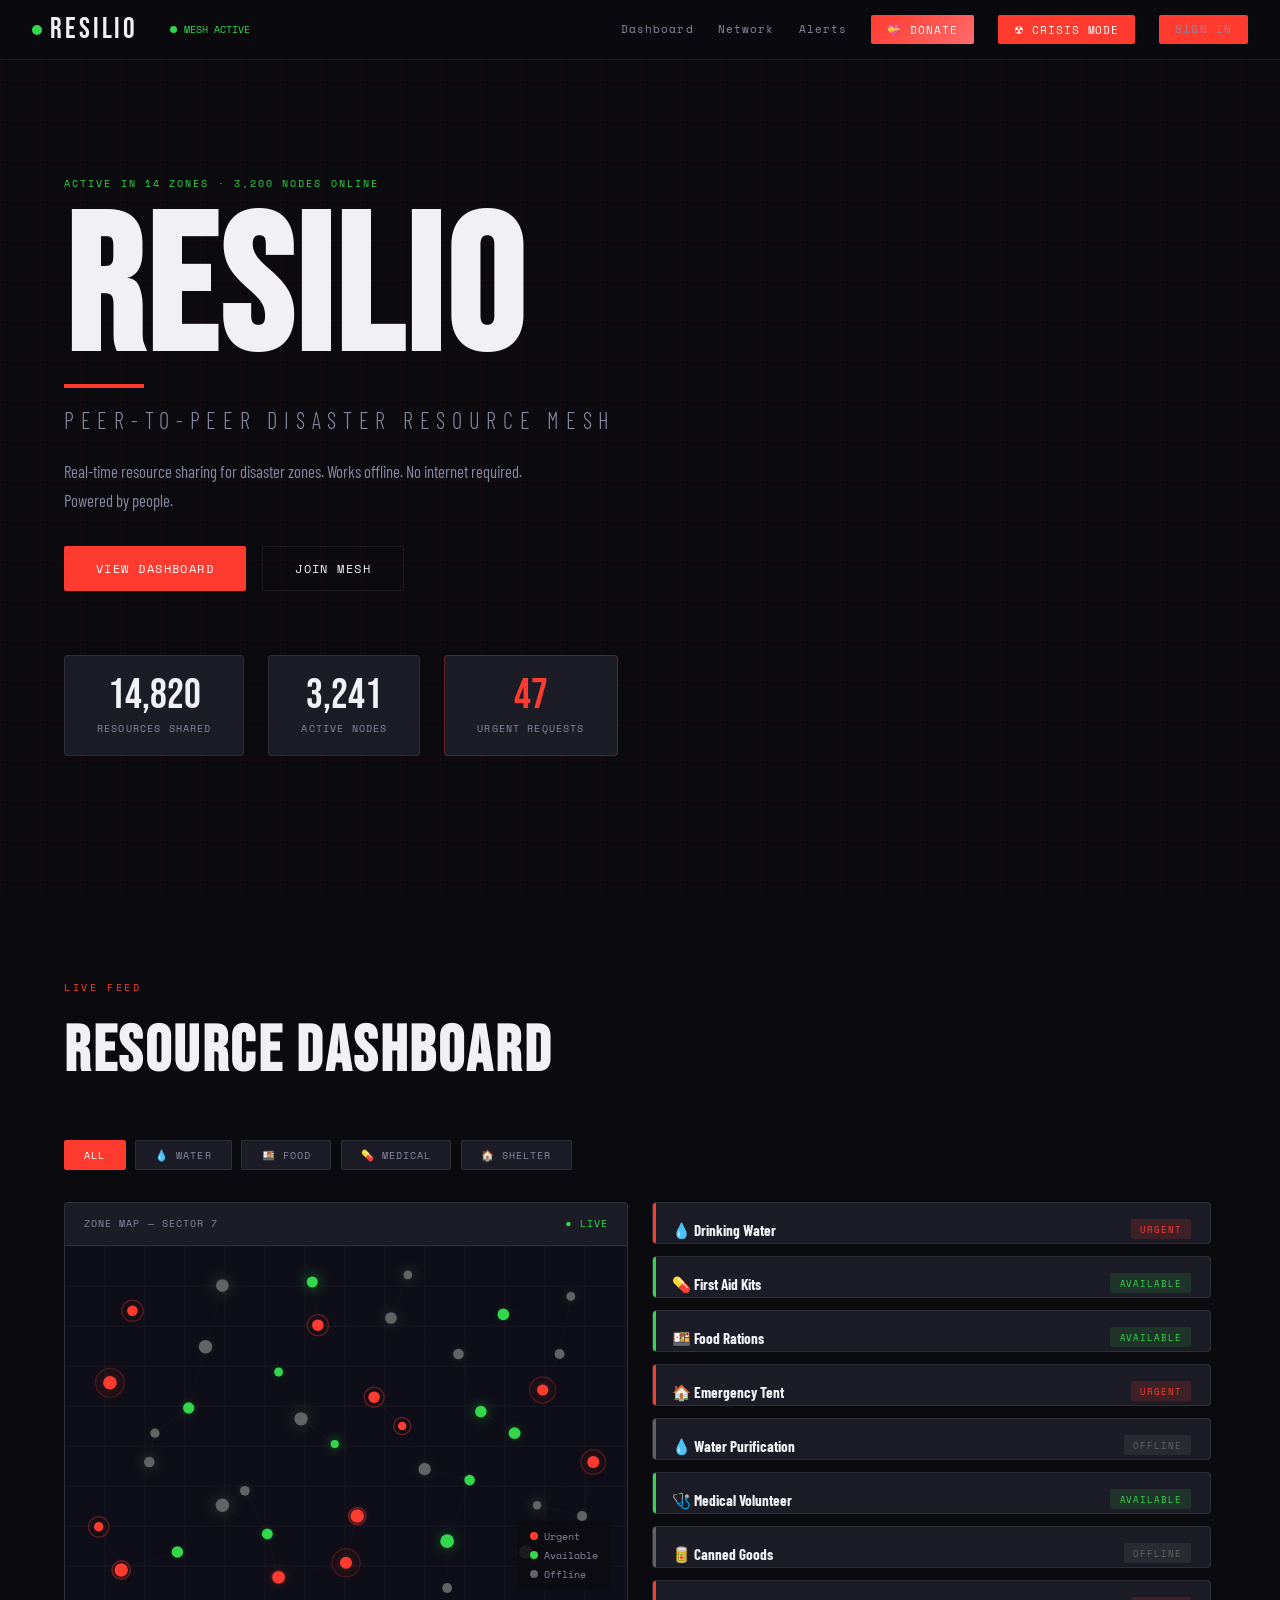
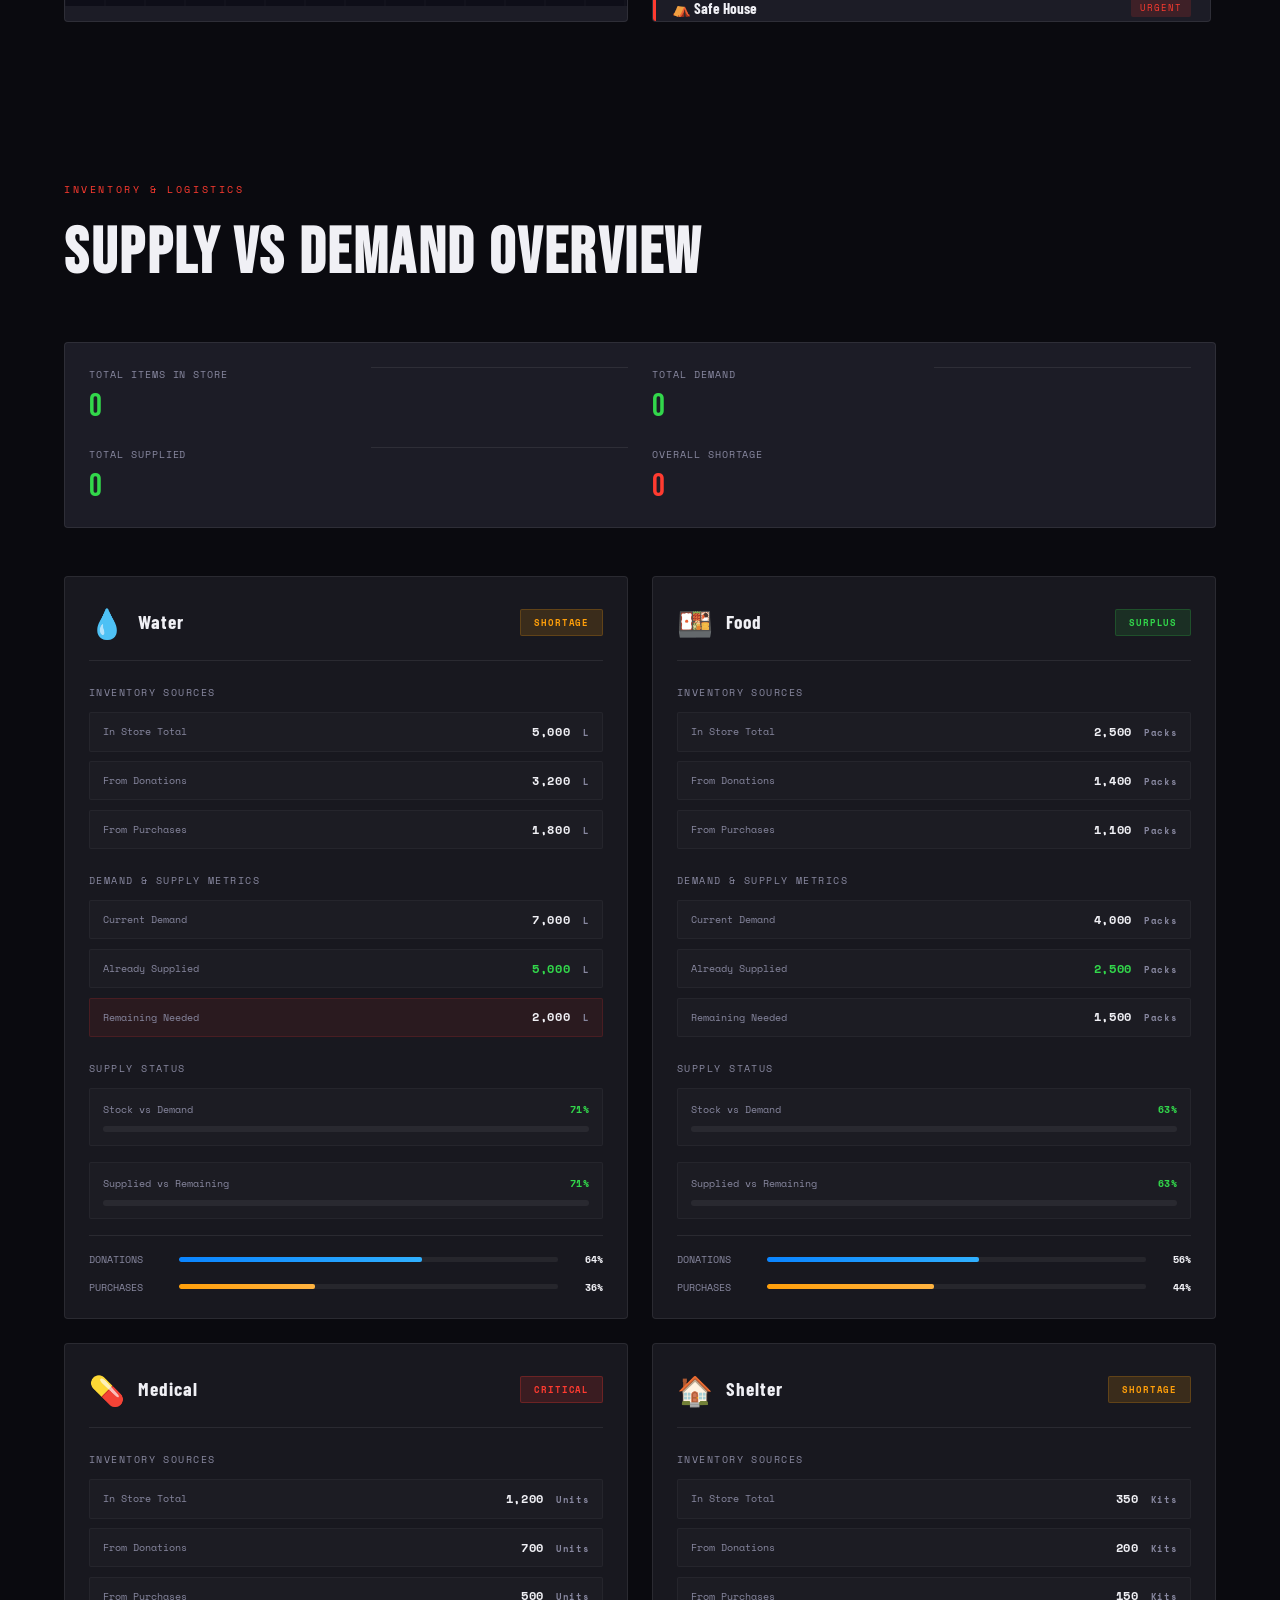
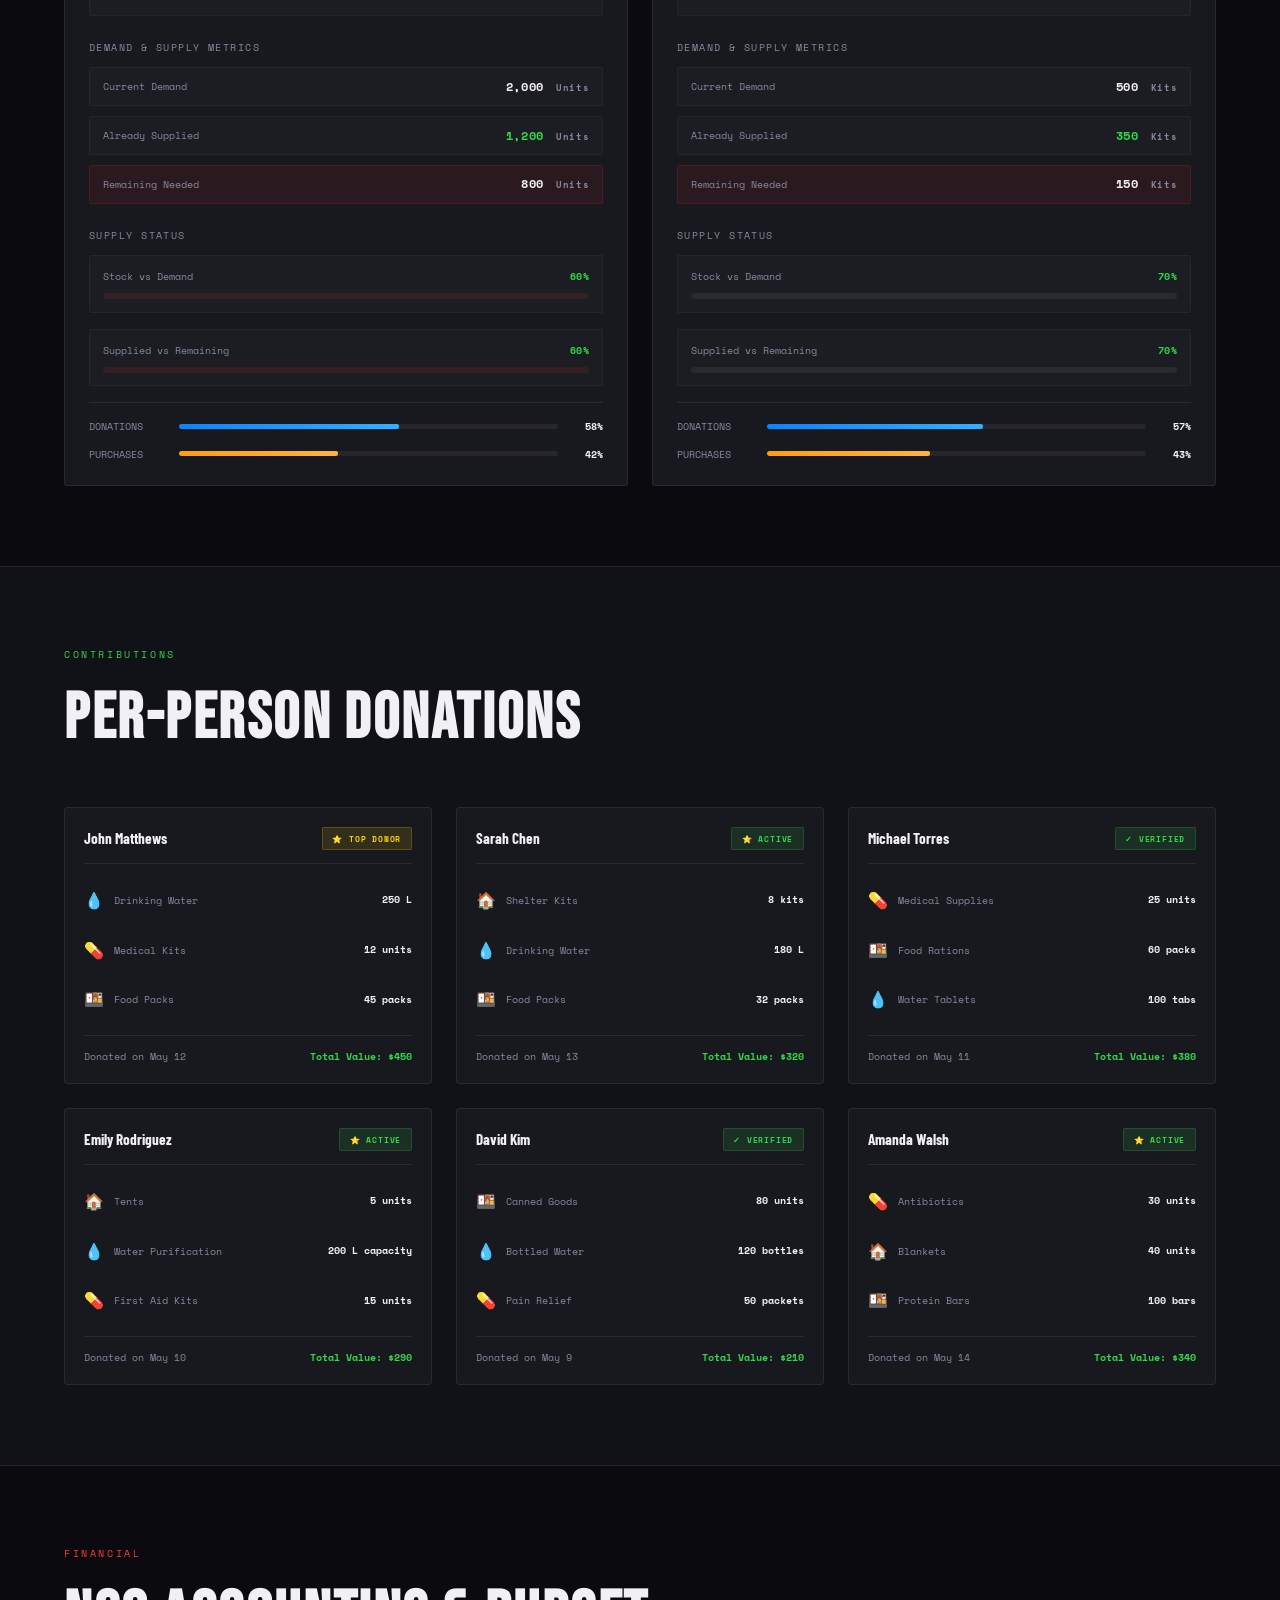
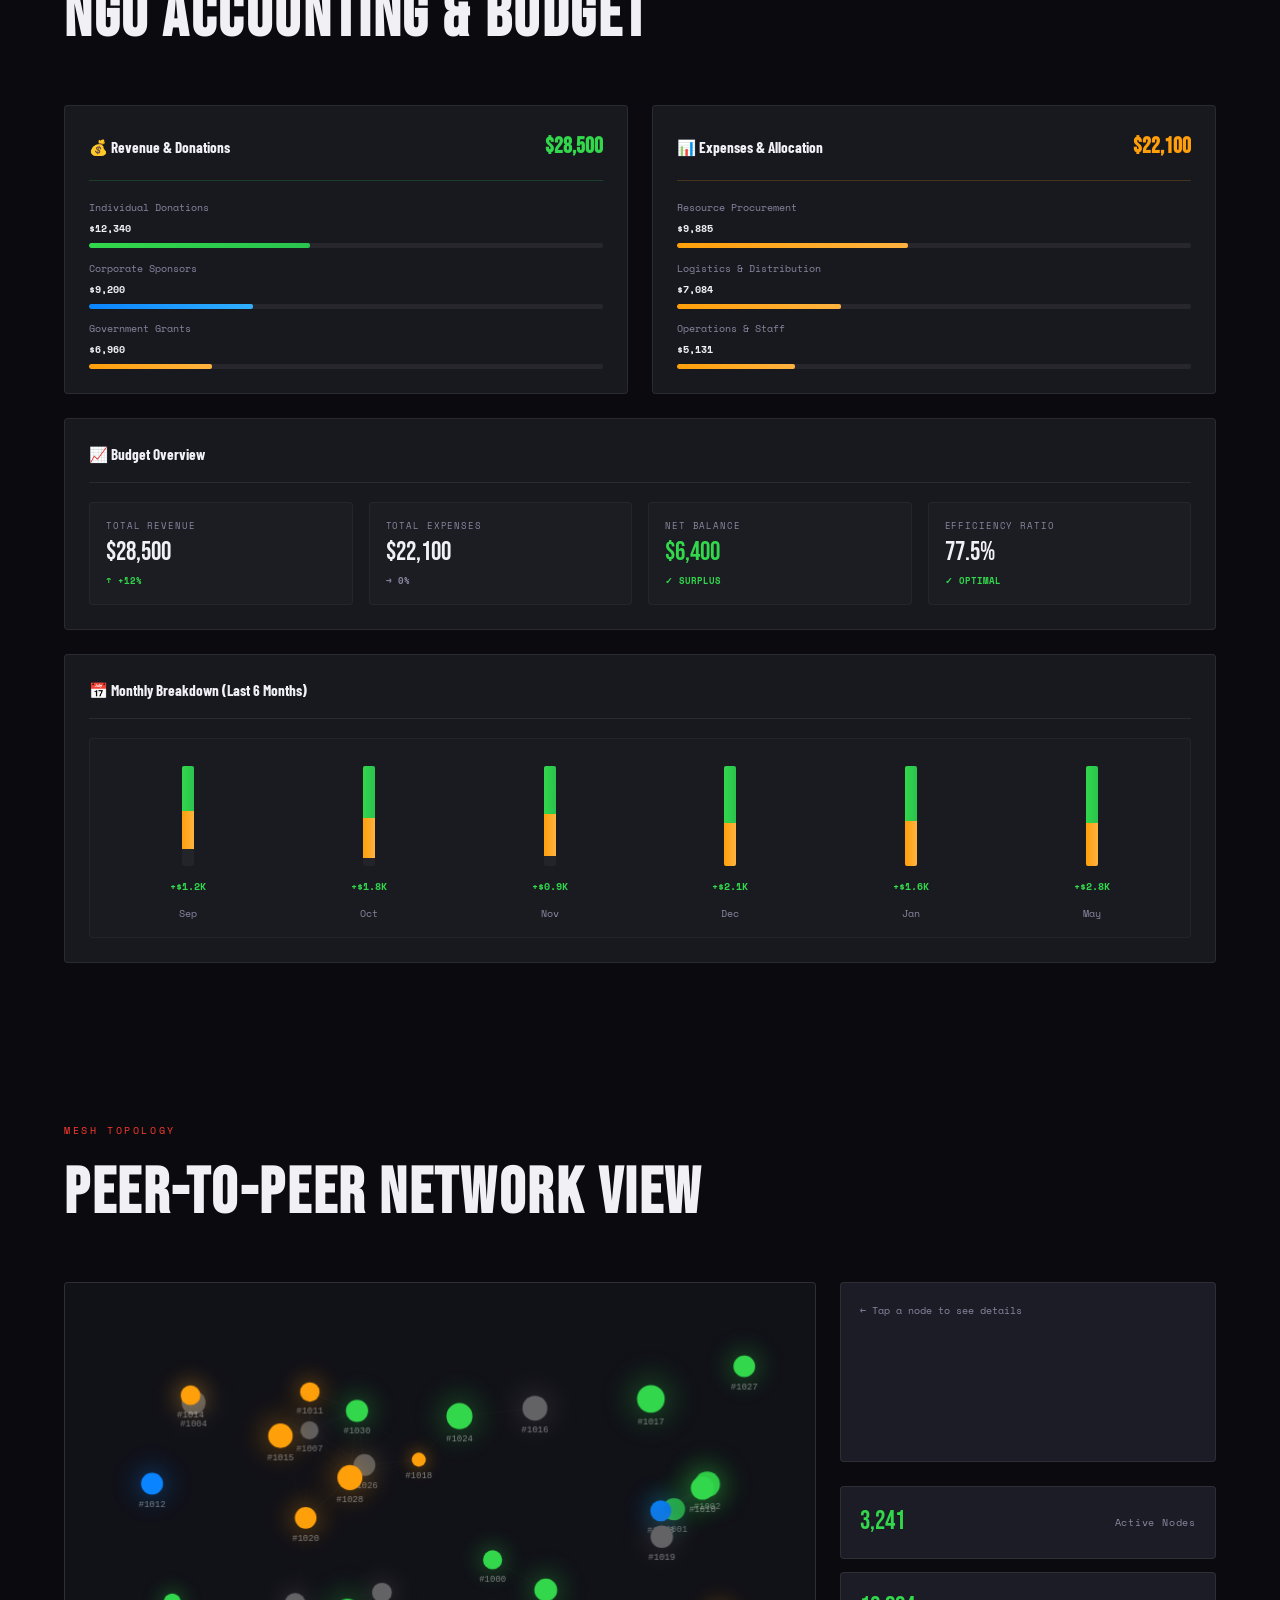
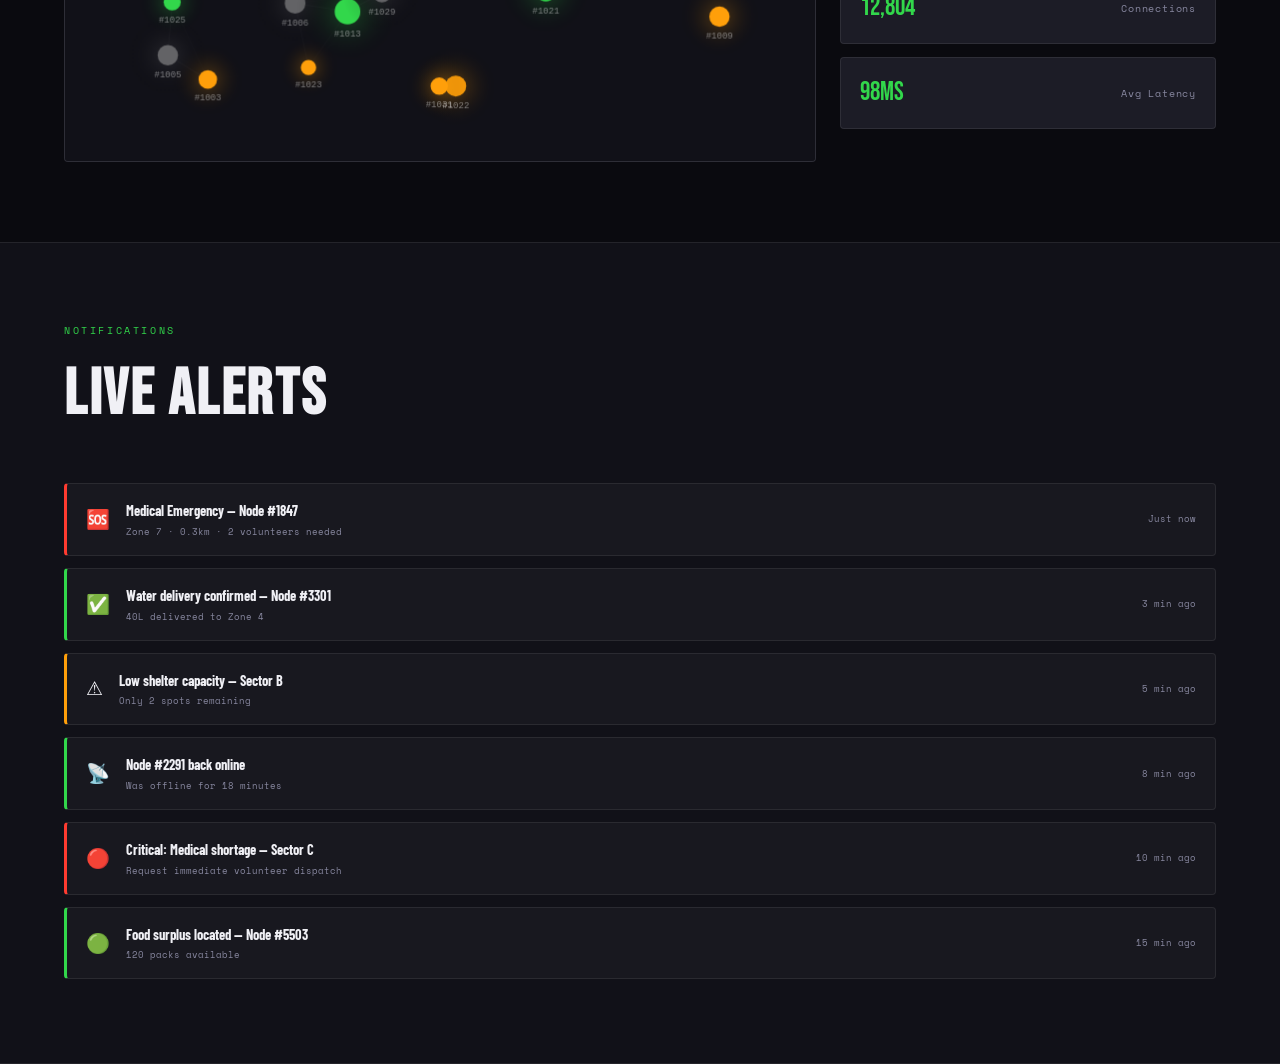
<file: index.html>
<!DOCTYPE html>
<html lang="en">

<head>
  <meta charset="UTF-8" />
  <meta name="viewport" content="width=device-width, initial-scale=1.0" />
  <title>Resilio – Peer-to-Peer Disaster Resource Mesh</title>
  <link rel="preconnect" href="https://fonts.googleapis.com">
  <link
    href="https://fonts.googleapis.com/css2?family=Space+Mono:wght@400;700&family=Bebas+Neue&family=Barlow+Condensed:wght@300;400;600;700&display=swap"
    rel="stylesheet">
  <link rel="stylesheet" href="style.css" />
</head>

<body>

  <!-- NAV -->
  <nav class="nav" id="nav">
    <div class="nav-logo">
      <span class="logo-pulse"></span>
      RESILIO
    </div>
    <div class="nav-status">
      <span class="mesh-dot"></span>
      <span id="mesh-status">MESH ACTIVE</span>
    </div>
    <div class="nav-links">
      <!-- START OF SHOAIB'S CODE (Dashboard Link) -->
      <a href="#dashboard">Dashboard</a>
      <!-- END OF SHOAIB'S CODE -->

      <!-- START OF RUBAI'S CODE (Network Link) -->
      <a href="#network">Network</a>
      <!-- END OF RUBAI'S CODE -->

      <!-- START OF RAFI'S CODE (Alerts Link) -->
      <a href="#alerts">Alerts</a>
      <!-- END OF RAFI'S CODE -->

      <!-- START OF SHOAIB'S CODE (Donate Button) -->
      <button class="donation-btn" id="donationToggle">💝 DONATE</button>
      <!-- END OF SHOAIB'S CODE -->

      <!-- START OF RUBAI'S CODE (Crisis Button) -->
      <button class="crisis-btn" id="crisisToggle">☢ CRISIS MODE</button>
      <!-- END OF RUBAI'S CODE -->

      <!-- START OF RAFI'S CODE (Sign In Link) -->
      <a href="auth.html" class="nav-auth-link">SIGN IN</a>
      <!-- END OF RAFI'S CODE -->
    </div>
  </nav>

  <!-- HERO -->
  <section class="hero" id="hero">
    <div class="hero-bg-grid"></div>
    <div class="hero-content">
      <div class="hero-tag">ACTIVE IN 14 ZONES · 3,200 NODES ONLINE</div>
      <h1 class="hero-title">RESILIO</h1>
      <p class="hero-sub">Peer-to-Peer Disaster Resource Mesh</p>
      <p class="hero-desc">Real-time resource sharing for disaster zones. Works offline. No internet required. Powered
        by people.</p>
      <div class="hero-actions">
        <button class="btn-primary" onclick="scrollTo('dashboard')">VIEW DASHBOARD</button>
        <button class="btn-outline" onclick="scrollTo('network')">JOIN MESH</button>
      </div>
    </div>
    <div class="hero-stats">
      <div class="stat-card">
        <span class="stat-num" id="s1">0</span>
        <span class="stat-label">Resources Shared</span>
      </div>
      <div class="stat-card">
        <span class="stat-num" id="s2">0</span>
        <span class="stat-label">Active Nodes</span>
      </div>
      <div class="stat-card urgent">
        <span class="stat-num" id="s3">0</span>
        <span class="stat-label">Urgent Requests</span>
      </div>
    </div>
  </section>

  <!-- ==========================================
       START OF SHOAIB'S CODE (Resource Dashboard)
       ========================================== -->
  <!-- DASHBOARD -->
  <section class="section" id="dashboard">
    <div class="section-header">
      <span class="section-tag">LIVE FEED</span>
      <h2>Resource Dashboard</h2>
    </div>

    <!-- Filter Bar -->
    <div class="filter-bar">
      <button class="filter-btn active" data-filter="all">ALL</button>
      <button class="filter-btn" data-filter="water">💧 WATER</button>
      <button class="filter-btn" data-filter="food">🍱 FOOD</button>
      <button class="filter-btn" data-filter="medical">💊 MEDICAL</button>
      <button class="filter-btn" data-filter="shelter">🏠 SHELTER</button>
    </div>

    <div class="dashboard-grid">
      <!-- Map Panel -->
      <div class="map-panel">
        <div class="map-header">
          <span>ZONE MAP — SECTOR 7</span>
          <span class="map-live">● LIVE</span>
        </div>
        <div class="map-canvas" id="mapCanvas">
          <canvas id="nodeMap"></canvas>
          <div class="map-legend">
            <span class="legend-item"><span class="dot red"></span>Urgent</span>
            <span class="legend-item"><span class="dot green"></span>Available</span>
            <span class="legend-item"><span class="dot gray"></span>Offline</span>
          </div>
        </div>
      </div>

      <!-- Resource List -->
      <div class="resource-list" id="resourceList">
        <!-- Populated by JS -->
      </div>
    </div>
  </section>
  <!-- ==========================================
       END OF SHOAIB'S CODE (Resource Dashboard)
       ========================================== -->

  <!-- ==========================================
       START OF SHOAIB'S CODE (Supply vs Demand Overview)
       ========================================== -->
  <!-- SUPPLY vs DEMAND OVERVIEW -->
  <section class="section" id="supply-demand">
    <div class="section-header">
      <span class="section-tag">INVENTORY & LOGISTICS</span>
      <h2>Supply vs Demand Overview</h2>
    </div>

    <!-- Summary Card -->
    <div class="supply-summary">
      <div class="summary-item">
        <span class="summary-label">Total Items In Store</span>
        <span class="summary-value" data-value="9050">0</span>
      </div>
      <div class="summary-divider"></div>
      <div class="summary-item">
        <span class="summary-label">Total Demand</span>
        <span class="summary-value" data-value="13500">0</span>
      </div>
      <div class="summary-divider"></div>
      <div class="summary-item">
        <span class="summary-label">Total Supplied</span>
        <span class="summary-value" data-value="9050">0</span>
      </div>
      <div class="summary-divider"></div>
      <div class="summary-item critical">
        <span class="summary-label">Overall Shortage</span>
        <span class="summary-value" data-value="4450">0</span>
      </div>
    </div>

    <!-- Category Cards Grid -->
    <div class="supply-grid">

      <!-- Water Card -->
      <div class="supply-card">
        <div class="card-header">
          <span class="card-icon">💧</span>
          <span class="card-title">Water</span>
          <span class="card-badge shortage">SHORTAGE</span>
        </div>

        <div class="card-section">
          <div class="section-label">Inventory Sources</div>
          <div class="inventory-rows">
            <div class="inventory-row">
              <span class="inv-label">In Store Total</span>
              <span class="inv-value">5,000 <span class="inv-unit">L</span></span>
            </div>
            <div class="inventory-row">
              <span class="inv-label">From Donations</span>
              <span class="inv-value">3,200 <span class="inv-unit">L</span></span>
            </div>
            <div class="inventory-row">
              <span class="inv-label">From Purchases</span>
              <span class="inv-value">1,800 <span class="inv-unit">L</span></span>
            </div>
          </div>
        </div>

        <div class="card-section">
          <div class="section-label">Demand & Supply Metrics</div>
          <div class="metrics-rows">
            <div class="metric-row">
              <span class="metric-label">Current Demand</span>
              <span class="metric-value">7,000 <span class="metric-unit">L</span></span>
            </div>
            <div class="metric-row">
              <span class="metric-label">Already Supplied</span>
              <span class="metric-value supplied">5,000 <span class="metric-unit">L</span></span>
            </div>
            <div class="metric-row critical">
              <span class="metric-label">Remaining Needed</span>
              <span class="metric-value">2,000 <span class="metric-unit">L</span></span>
            </div>
          </div>
        </div>

        <div class="card-section">
          <div class="section-label">Supply Status</div>
          <div class="progress-bar-section">
            <div class="progress-label">
              <span>Stock vs Demand</span>
              <span class="progress-percent">71%</span>
            </div>
            <div class="progress-track">
              <div class="progress-fill" style="width: 0%" data-target="71%"></div>
            </div>
          </div>
          <div class="progress-bar-section">
            <div class="progress-label">
              <span>Supplied vs Remaining</span>
              <span class="progress-percent">71%</span>
            </div>
            <div class="progress-track">
              <div class="progress-fill" style="width: 0%" data-target="71%"></div>
            </div>
          </div>
          <div class="source-breakdown">
            <div class="source-item">
              <span class="source-label">Donations</span>
              <div class="source-bar">
                <div class="source-segment donations" style="width: 64%"></div>
              </div>
              <span class="source-pct">64%</span>
            </div>
            <div class="source-item">
              <span class="source-label">Purchases</span>
              <div class="source-bar">
                <div class="source-segment purchases" style="width: 36%"></div>
              </div>
              <span class="source-pct">36%</span>
            </div>
          </div>
        </div>
      </div>

      <!-- Food Card -->
      <div class="supply-card">
        <div class="card-header">
          <span class="card-icon">🍱</span>
          <span class="card-title">Food</span>
          <span class="card-badge ok">SURPLUS</span>
        </div>

        <div class="card-section">
          <div class="section-label">Inventory Sources</div>
          <div class="inventory-rows">
            <div class="inventory-row">
              <span class="inv-label">In Store Total</span>
              <span class="inv-value">2,500 <span class="inv-unit">Packs</span></span>
            </div>
            <div class="inventory-row">
              <span class="inv-label">From Donations</span>
              <span class="inv-value">1,400 <span class="inv-unit">Packs</span></span>
            </div>
            <div class="inventory-row">
              <span class="inv-label">From Purchases</span>
              <span class="inv-value">1,100 <span class="inv-unit">Packs</span></span>
            </div>
          </div>
        </div>

        <div class="card-section">
          <div class="section-label">Demand & Supply Metrics</div>
          <div class="metrics-rows">
            <div class="metric-row">
              <span class="metric-label">Current Demand</span>
              <span class="metric-value">4,000 <span class="metric-unit">Packs</span></span>
            </div>
            <div class="metric-row">
              <span class="metric-label">Already Supplied</span>
              <span class="metric-value supplied">2,500 <span class="metric-unit">Packs</span></span>
            </div>
            <div class="metric-row">
              <span class="metric-label">Remaining Needed</span>
              <span class="metric-value">1,500 <span class="metric-unit">Packs</span></span>
            </div>
          </div>
        </div>

        <div class="card-section">
          <div class="section-label">Supply Status</div>
          <div class="progress-bar-section">
            <div class="progress-label">
              <span>Stock vs Demand</span>
              <span class="progress-percent">63%</span>
            </div>
            <div class="progress-track">
              <div class="progress-fill" style="width: 0%" data-target="63%"></div>
            </div>
          </div>
          <div class="progress-bar-section">
            <div class="progress-label">
              <span>Supplied vs Remaining</span>
              <span class="progress-percent">63%</span>
            </div>
            <div class="progress-track">
              <div class="progress-fill" style="width: 0%" data-target="63%"></div>
            </div>
          </div>
          <div class="source-breakdown">
            <div class="source-item">
              <span class="source-label">Donations</span>
              <div class="source-bar">
                <div class="source-segment donations" style="width: 56%"></div>
              </div>
              <span class="source-pct">56%</span>
            </div>
            <div class="source-item">
              <span class="source-label">Purchases</span>
              <div class="source-bar">
                <div class="source-segment purchases" style="width: 44%"></div>
              </div>
              <span class="source-pct">44%</span>
            </div>
          </div>
        </div>
      </div>

      <!-- Medical Card -->
      <div class="supply-card">
        <div class="card-header">
          <span class="card-icon">💊</span>
          <span class="card-title">Medical</span>
          <span class="card-badge critical">CRITICAL</span>
        </div>

        <div class="card-section">
          <div class="section-label">Inventory Sources</div>
          <div class="inventory-rows">
            <div class="inventory-row">
              <span class="inv-label">In Store Total</span>
              <span class="inv-value">1,200 <span class="inv-unit">Units</span></span>
            </div>
            <div class="inventory-row">
              <span class="inv-label">From Donations</span>
              <span class="inv-value">700 <span class="inv-unit">Units</span></span>
            </div>
            <div class="inventory-row">
              <span class="inv-label">From Purchases</span>
              <span class="inv-value">500 <span class="inv-unit">Units</span></span>
            </div>
          </div>
        </div>

        <div class="card-section">
          <div class="section-label">Demand & Supply Metrics</div>
          <div class="metrics-rows">
            <div class="metric-row">
              <span class="metric-label">Current Demand</span>
              <span class="metric-value">2,000 <span class="metric-unit">Units</span></span>
            </div>
            <div class="metric-row">
              <span class="metric-label">Already Supplied</span>
              <span class="metric-value supplied">1,200 <span class="metric-unit">Units</span></span>
            </div>
            <div class="metric-row critical">
              <span class="metric-label">Remaining Needed</span>
              <span class="metric-value">800 <span class="metric-unit">Units</span></span>
            </div>
          </div>
        </div>

        <div class="card-section">
          <div class="section-label">Supply Status</div>
          <div class="progress-bar-section">
            <div class="progress-label">
              <span>Stock vs Demand</span>
              <span class="progress-percent">60%</span>
            </div>
            <div class="progress-track critical">
              <div class="progress-fill critical" style="width: 0%" data-target="60%"></div>
            </div>
          </div>
          <div class="progress-bar-section">
            <div class="progress-label">
              <span>Supplied vs Remaining</span>
              <span class="progress-percent">60%</span>
            </div>
            <div class="progress-track critical">
              <div class="progress-fill critical" style="width: 0%" data-target="60%"></div>
            </div>
          </div>
          <div class="source-breakdown">
            <div class="source-item">
              <span class="source-label">Donations</span>
              <div class="source-bar">
                <div class="source-segment donations" style="width: 58%"></div>
              </div>
              <span class="source-pct">58%</span>
            </div>
            <div class="source-item">
              <span class="source-label">Purchases</span>
              <div class="source-bar">
                <div class="source-segment purchases" style="width: 42%"></div>
              </div>
              <span class="source-pct">42%</span>
            </div>
          </div>
        </div>
      </div>

      <!-- Shelter Card -->
      <div class="supply-card">
        <div class="card-header">
          <span class="card-icon">🏠</span>
          <span class="card-title">Shelter</span>
          <span class="card-badge shortage">SHORTAGE</span>
        </div>

        <div class="card-section">
          <div class="section-label">Inventory Sources</div>
          <div class="inventory-rows">
            <div class="inventory-row">
              <span class="inv-label">In Store Total</span>
              <span class="inv-value">350 <span class="inv-unit">Kits</span></span>
            </div>
            <div class="inventory-row">
              <span class="inv-label">From Donations</span>
              <span class="inv-value">200 <span class="inv-unit">Kits</span></span>
            </div>
            <div class="inventory-row">
              <span class="inv-label">From Purchases</span>
              <span class="inv-value">150 <span class="inv-unit">Kits</span></span>
            </div>
          </div>
        </div>

        <div class="card-section">
          <div class="section-label">Demand & Supply Metrics</div>
          <div class="metrics-rows">
            <div class="metric-row">
              <span class="metric-label">Current Demand</span>
              <span class="metric-value">500 <span class="metric-unit">Kits</span></span>
            </div>
            <div class="metric-row">
              <span class="metric-label">Already Supplied</span>
              <span class="metric-value supplied">350 <span class="metric-unit">Kits</span></span>
            </div>
            <div class="metric-row critical">
              <span class="metric-label">Remaining Needed</span>
              <span class="metric-value">150 <span class="metric-unit">Kits</span></span>
            </div>
          </div>
        </div>

        <div class="card-section">
          <div class="section-label">Supply Status</div>
          <div class="progress-bar-section">
            <div class="progress-label">
              <span>Stock vs Demand</span>
              <span class="progress-percent">70%</span>
            </div>
            <div class="progress-track">
              <div class="progress-fill" style="width: 0%" data-target="70%"></div>
            </div>
          </div>
          <div class="progress-bar-section">
            <div class="progress-label">
              <span>Supplied vs Remaining</span>
              <span class="progress-percent">70%</span>
            </div>
            <div class="progress-track">
              <div class="progress-fill" style="width: 0%" data-target="70%"></div>
            </div>
          </div>
          <div class="source-breakdown">
            <div class="source-item">
              <span class="source-label">Donations</span>
              <div class="source-bar">
                <div class="source-segment donations" style="width: 57%"></div>
              </div>
              <span class="source-pct">57%</span>
            </div>
            <div class="source-item">
              <span class="source-label">Purchases</span>
              <div class="source-bar">
                <div class="source-segment purchases" style="width: 43%"></div>
              </div>
              <span class="source-pct">43%</span>
            </div>
          </div>
        </div>
      </div>

    </div>
  </section>
  <!-- ==========================================
       END OF SHOAIB'S CODE (Supply vs Demand Overview)
       ========================================== -->

  <!-- ==========================================
       START OF SHOAIB'S CODE (Per-Person Donation)
       ========================================== -->
  <!-- DONOR TRACKING -->
  <section class="section dark-section" id="donor-tracking">
    <div class="section-header light">
      <span class="section-tag">CONTRIBUTIONS</span>
      <h2>Per-Person Donations</h2>
    </div>

    <div class="donor-grid">
      <div class="donor-card">
        <div class="donor-header">
          <span class="donor-name">John Matthews</span>
          <span class="donor-badge top">⭐ TOP DONOR</span>
        </div>
        <div class="donor-items">
          <div class="item-row">
            <span class="item-icon">💧</span>
            <span class="item-name">Drinking Water</span>
            <span class="item-qty">250 L</span>
          </div>
          <div class="item-row">
            <span class="item-icon">💊</span>
            <span class="item-name">Medical Kits</span>
            <span class="item-qty">12 units</span>
          </div>
          <div class="item-row">
            <span class="item-icon">🍱</span>
            <span class="item-name">Food Packs</span>
            <span class="item-qty">45 packs</span>
          </div>
        </div>
        <div class="donor-footer">
          <span class="donor-meta">Donated on May 12</span>
          <span class="donor-value">Total Value: $450</span>
        </div>
      </div>

      <div class="donor-card">
        <div class="donor-header">
          <span class="donor-name">Sarah Chen</span>
          <span class="donor-badge">⭐ ACTIVE</span>
        </div>
        <div class="donor-items">
          <div class="item-row">
            <span class="item-icon">🏠</span>
            <span class="item-name">Shelter Kits</span>
            <span class="item-qty">8 kits</span>
          </div>
          <div class="item-row">
            <span class="item-icon">💧</span>
            <span class="item-name">Drinking Water</span>
            <span class="item-qty">180 L</span>
          </div>
          <div class="item-row">
            <span class="item-icon">🍱</span>
            <span class="item-name">Food Packs</span>
            <span class="item-qty">32 packs</span>
          </div>
        </div>
        <div class="donor-footer">
          <span class="donor-meta">Donated on May 13</span>
          <span class="donor-value">Total Value: $320</span>
        </div>
      </div>

      <div class="donor-card">
        <div class="donor-header">
          <span class="donor-name">Michael Torres</span>
          <span class="donor-badge">✓ VERIFIED</span>
        </div>
        <div class="donor-items">
          <div class="item-row">
            <span class="item-icon">💊</span>
            <span class="item-name">Medical Supplies</span>
            <span class="item-qty">25 units</span>
          </div>
          <div class="item-row">
            <span class="item-icon">🍱</span>
            <span class="item-name">Food Rations</span>
            <span class="item-qty">60 packs</span>
          </div>
          <div class="item-row">
            <span class="item-icon">💧</span>
            <span class="item-name">Water Tablets</span>
            <span class="item-qty">100 tabs</span>
          </div>
        </div>
        <div class="donor-footer">
          <span class="donor-meta">Donated on May 11</span>
          <span class="donor-value">Total Value: $380</span>
        </div>
      </div>

      <div class="donor-card">
        <div class="donor-header">
          <span class="donor-name">Emily Rodriguez</span>
          <span class="donor-badge">⭐ ACTIVE</span>
        </div>
        <div class="donor-items">
          <div class="item-row">
            <span class="item-icon">🏠</span>
            <span class="item-name">Tents</span>
            <span class="item-qty">5 units</span>
          </div>
          <div class="item-row">
            <span class="item-icon">💧</span>
            <span class="item-name">Water Purification</span>
            <span class="item-qty">200 L capacity</span>
          </div>
          <div class="item-row">
            <span class="item-icon">💊</span>
            <span class="item-name">First Aid Kits</span>
            <span class="item-qty">15 units</span>
          </div>
        </div>
        <div class="donor-footer">
          <span class="donor-meta">Donated on May 10</span>
          <span class="donor-value">Total Value: $290</span>
        </div>
      </div>

      <div class="donor-card">
        <div class="donor-header">
          <span class="donor-name">David Kim</span>
          <span class="donor-badge">✓ VERIFIED</span>
        </div>
        <div class="donor-items">
          <div class="item-row">
            <span class="item-icon">🍱</span>
            <span class="item-name">Canned Goods</span>
            <span class="item-qty">80 units</span>
          </div>
          <div class="item-row">
            <span class="item-icon">💧</span>
            <span class="item-name">Bottled Water</span>
            <span class="item-qty">120 bottles</span>
          </div>
          <div class="item-row">
            <span class="item-icon">💊</span>
            <span class="item-name">Pain Relief</span>
            <span class="item-qty">50 packets</span>
          </div>
        </div>
        <div class="donor-footer">
          <span class="donor-meta">Donated on May 9</span>
          <span class="donor-value">Total Value: $210</span>
        </div>
      </div>

      <div class="donor-card">
        <div class="donor-header">
          <span class="donor-name">Amanda Walsh</span>
          <span class="donor-badge">⭐ ACTIVE</span>
        </div>
        <div class="donor-items">
          <div class="item-row">
            <span class="item-icon">💊</span>
            <span class="item-name">Antibiotics</span>
            <span class="item-qty">30 units</span>
          </div>
          <div class="item-row">
            <span class="item-icon">🏠</span>
            <span class="item-name">Blankets</span>
            <span class="item-qty">40 units</span>
          </div>
          <div class="item-row">
            <span class="item-icon">🍱</span>
            <span class="item-name">Protein Bars</span>
            <span class="item-qty">100 bars</span>
          </div>
        </div>
        <div class="donor-footer">
          <span class="donor-meta">Donated on May 14</span>
          <span class="donor-value">Total Value: $340</span>
        </div>
      </div>
    </div>
  </section>
  <!-- ==========================================
       END OF SHOAIB'S CODE (Per-Person Donation)
       ========================================== -->

  <!-- ==========================================
       START OF SHOAIB'S CODE (NGO Accounting & Budget)
       ========================================== -->
  <!-- NGO ACCOUNTING -->
  <section class="section" id="ngo-accounting">
    <div class="section-header">
      <span class="section-tag">FINANCIAL</span>
      <h2>NGO Accounting & Budget</h2>
    </div>

    <div class="accounting-container">
      <!-- Revenue Section -->
      <div class="accounting-card">
        <div class="acc-header revenue">
          <span class="acc-title">💰 Revenue & Donations</span>
          <span class="acc-amount">$28,500</span>
        </div>
        <div class="acc-items">
          <div class="acc-row">
            <span class="acc-label">Individual Donations</span>
            <span class="acc-value">$12,340</span>
            <div class="acc-bar">
              <div class="acc-fill revenue-fill" style="width: 43%"></div>
            </div>
          </div>
          <div class="acc-row">
            <span class="acc-label">Corporate Sponsors</span>
            <span class="acc-value">$9,200</span>
            <div class="acc-bar">
              <div class="acc-fill sponsor-fill" style="width: 32%"></div>
            </div>
          </div>
          <div class="acc-row">
            <span class="acc-label">Government Grants</span>
            <span class="acc-value">$6,960</span>
            <div class="acc-bar">
              <div class="acc-fill grant-fill" style="width: 24%"></div>
            </div>
          </div>
        </div>
      </div>

      <!-- Expenses Section -->
      <div class="accounting-card">
        <div class="acc-header expense">
          <span class="acc-title">📊 Expenses & Allocation</span>
          <span class="acc-amount">$22,100</span>
        </div>
        <div class="acc-items">
          <div class="acc-row">
            <span class="acc-label">Resource Procurement</span>
            <span class="acc-value">$9,885</span>
            <div class="acc-bar">
              <div class="acc-fill expense-fill" style="width: 45%"></div>
            </div>
          </div>
          <div class="acc-row">
            <span class="acc-label">Logistics & Distribution</span>
            <span class="acc-value">$7,084</span>
            <div class="acc-bar">
              <div class="acc-fill expense-fill" style="width: 32%"></div>
            </div>
          </div>
          <div class="acc-row">
            <span class="acc-label">Operations & Staff</span>
            <span class="acc-value">$5,131</span>
            <div class="acc-bar">
              <div class="acc-fill expense-fill" style="width: 23%"></div>
            </div>
          </div>
        </div>
      </div>

      <!-- Budget Overview -->
      <div class="accounting-card full">
        <div class="acc-header">
          <span class="acc-title">📈 Budget Overview</span>
        </div>
        <div class="budget-grid">
          <div class="budget-item">
            <span class="budget-label">Total Revenue</span>
            <span class="budget-value">$28,500</span>
            <span class="budget-status positive">↑ +12%</span>
          </div>
          <div class="budget-item">
            <span class="budget-label">Total Expenses</span>
            <span class="budget-value">$22,100</span>
            <span class="budget-status neutral">→ 0%</span>
          </div>
          <div class="budget-item">
            <span class="budget-label">Net Balance</span>
            <span class="budget-value positive">$6,400</span>
            <span class="budget-status positive">✓ SURPLUS</span>
          </div>
          <div class="budget-item">
            <span class="budget-label">Efficiency Ratio</span>
            <span class="budget-value">77.5%</span>
            <span class="budget-status positive">✓ OPTIMAL</span>
          </div>
        </div>
      </div>

      <!-- Monthly Breakdown -->
      <div class="accounting-card full">
        <div class="acc-header">
          <span class="acc-title">📅 Monthly Breakdown (Last 6 Months)</span>
        </div>
        <div class="monthly-chart">
          <div class="month-bar">
            <span class="month-label">Sep</span>
            <div class="month-data">
              <div class="bar-segment revenue-fill" style="height: 45%" title="Revenue"></div>
              <div class="bar-segment expense-fill" style="height: 38%" title="Expenses"></div>
            </div>
            <span class="month-value">+$1.2K</span>
          </div>
          <div class="month-bar">
            <span class="month-label">Oct</span>
            <div class="month-data">
              <div class="bar-segment revenue-fill" style="height: 52%" title="Revenue"></div>
              <div class="bar-segment expense-fill" style="height: 40%" title="Expenses"></div>
            </div>
            <span class="month-value">+$1.8K</span>
          </div>
          <div class="month-bar">
            <span class="month-label">Nov</span>
            <div class="month-data">
              <div class="bar-segment revenue-fill" style="height: 48%" title="Revenue"></div>
              <div class="bar-segment expense-fill" style="height: 42%" title="Expenses"></div>
            </div>
            <span class="month-value">+$0.9K</span>
          </div>
          <div class="month-bar">
            <span class="month-label">Dec</span>
            <div class="month-data">
              <div class="bar-segment revenue-fill" style="height: 58%" title="Revenue"></div>
              <div class="bar-segment expense-fill" style="height: 44%" title="Expenses"></div>
            </div>
            <span class="month-value">+$2.1K</span>
          </div>
          <div class="month-bar">
            <span class="month-label">Jan</span>
            <div class="month-data">
              <div class="bar-segment revenue-fill" style="height: 55%" title="Revenue"></div>
              <div class="bar-segment expense-fill" style="height: 46%" title="Expenses"></div>
            </div>
            <span class="month-value">+$1.6K</span>
          </div>
          <div class="month-bar">
            <span class="month-label">May</span>
            <div class="month-data">
              <div class="bar-segment revenue-fill" style="height: 62%" title="Revenue"></div>
              <div class="bar-segment expense-fill" style="height: 48%" title="Expenses"></div>
            </div>
            <span class="month-value">+$2.8K</span>
          </div>
        </div>
      </div>
    </div>
  </section>
  <!-- ==========================================
       END OF SHOAIB'S CODE (NGO Accounting & Budget)
       ========================================== -->

  <!-- ==========================================
       START OF RUBAI'S CODE (P2P Network View)
       ========================================== -->
  <!-- P2P NETWORK VIEW -->
  <section class="section" id="network">
    <div class="section-header">
      <span class="section-tag">MESH TOPOLOGY</span>
      <h2>Peer-to-Peer Network View</h2>
    </div>
    <div class="network-container">
      <canvas id="networkCanvas"></canvas>
      <div class="network-info">
        <div class="info-panel" id="nodeInfo">
          <p class="info-placeholder">← Tap a node to see details</p>
        </div>
        <div class="network-stats">
          <div class="ns-item"><span class="ns-num">3,241</span><span class="ns-label">Active Nodes</span></div>
          <div class="ns-item"><span class="ns-num">12,804</span><span class="ns-label">Connections</span></div>
          <div class="ns-item"><span class="ns-num">98ms</span><span class="ns-label">Avg Latency</span></div>
        </div>
      </div>
    </div>
  </section>
  <!-- ==========================================
       END OF RUBAI'S CODE (P2P Network View)
       ========================================== -->

  <!-- ==========================================
       START OF RAFI'S CODE (Live Alerts)
       ========================================== -->
  <!-- ALERTS -->
  <section class="section dark-section" id="alerts">
    <div class="section-header light">
      <span class="section-tag">NOTIFICATIONS</span>
      <h2>Live Alerts</h2>
    </div>
    <div class="alerts-container" id="alertsContainer">
      <!-- Populated by JS -->
    </div>
  </section>
  <!-- ==========================================
       END OF RAFI'S CODE (Live Alerts)
       ========================================== -->

  <!-- ==========================================
       START OF SHOAIB'S CODE (Donate Page / Modal)
       ========================================== -->
  <!-- DONATION MODAL -->
  <div class="donation-modal" id="donationModal">
    <div class="donation-content">
      <button class="donation-close" id="donationClose">✕</button>
      <div class="donation-header">
        <h2>Support the Cause</h2>
        <p>Your donation helps save lives in disaster zones</p>
      </div>

      <div class="donation-types">
        <div class="type-selector">
          <h3>Choose Donation Type</h3>
          <div class="type-buttons">
            <button class="type-btn active" data-type="monetary">💰 Monetary</button>
            <button class="type-btn" data-type="resources">📦 Resources</button>
          </div>
        </div>

        <!-- Monetary Donation -->
        <div class="donation-form" id="monetaryForm" style="display: block;">
          <h3>Monetary Donation</h3>
          <div class="amount-presets">
            <button class="amount-btn" data-amount="25">$25</button>
            <button class="amount-btn" data-amount="50">$50</button>
            <button class="amount-btn" data-amount="100">$100</button>
            <button class="amount-btn" data-amount="250">$250</button>
            <button class="amount-btn" data-amount="500">$500</button>
            <button class="amount-btn" data-amount="custom">Custom</button>
          </div>
          <input type="number" id="customAmount" placeholder="Enter custom amount" min="1" style="display: none;">
          <input type="text" id="donorName" placeholder="Your name">
          <input type="email" id="donorEmail" placeholder="Your email">
          <textarea id="donorMessage" placeholder="Leave a message (optional)"></textarea>
          <button class="donate-submit-btn" onclick="submitMonetaryDonation()">Proceed to Payment</button>
        </div>

        <!-- Resource Donation -->
        <div class="donation-form" id="resourcesForm" style="display: none;">
          <h3>Resource Donation</h3>
          <div class="resource-options">
            <label class="resource-item">
              <input type="checkbox" name="resource" value="water">
              <span>💧 Water (Liters)</span>
              <input type="number" placeholder="Quantity" min="0">
            </label>
            <label class="resource-item">
              <input type="checkbox" name="resource" value="food">
              <span>🍱 Food (Packs)</span>
              <input type="number" placeholder="Quantity" min="0">
            </label>
            <label class="resource-item">
              <input type="checkbox" name="resource" value="medical">
              <span>💊 Medical Supplies (Units)</span>
              <input type="number" placeholder="Quantity" min="0">
            </label>
            <label class="resource-item">
              <input type="checkbox" name="resource" value="shelter">
              <span>🏠 Shelter Kits (Units)</span>
              <input type="number" placeholder="Quantity" min="0">
            </label>
          </div>
          <input type="text" placeholder="Your name">
          <input type="email" placeholder="Your email">
          <input type="text" placeholder="Your organization (optional)">
          <button class="donate-submit-btn" onclick="submitResourceDonation()">Submit Donation</button>
        </div>
      </div>
    </div>
  </div>
  <!-- ==========================================
       END OF SHOAIB'S CODE (Donate Page / Modal)
       ========================================== -->

  <!-- ==========================================
       START OF RUBAI'S CODE (Crisis Mode Overlay)
       ========================================== -->
  <!-- CRISIS MODE OVERLAY -->
  <div class="crisis-overlay" id="crisisOverlay">
    <div class="crisis-header">
      <div class="crisis-logo">⚠ CRISIS MODE</div>
      <div class="crisis-conn">
        <span class="mesh-dot"></span> MESH CONNECTED
      </div>
      <button class="crisis-close" id="crisisClose">✕ EXIT</button>
    </div>
    <div class="crisis-buttons">
      <button class="crisis-action water">💧<br>REQUEST<br>WATER</button>
      <button class="crisis-action food">🍱<br>REQUEST<br>FOOD</button>
      <button class="crisis-action medical">🆘<br>REQUEST<br>MEDICAL</button>
      <button class="crisis-action shelter">🏠<br>REQUEST<br>SHELTER</button>
    </div>
    <div class="crisis-urgent">
      <div class="crisis-urgent-label">URGENT NEARBY</div>
      <div class="crisis-urgent-item flash">🆘 Medical aid needed — Node #1847 — 0.3km</div>
      <div class="crisis-urgent-item">💧 Water request — Node #2291 — 0.7km</div>
    </div>
    <div class="crisis-footer">
      <span>OFFLINE MESH MODE · LAST SYNC: 2 MIN AGO · 14 NODES IN RANGE</span>
    </div>
  </div>
  <!-- ==========================================
       END OF RUBAI'S CODE (Crisis Mode Overlay)
       ========================================== -->

  <!-- TOAST -->
  <div class="toast" id="toast"></div>

  <script src="script.js"></script>
</body>

</html>
</file>
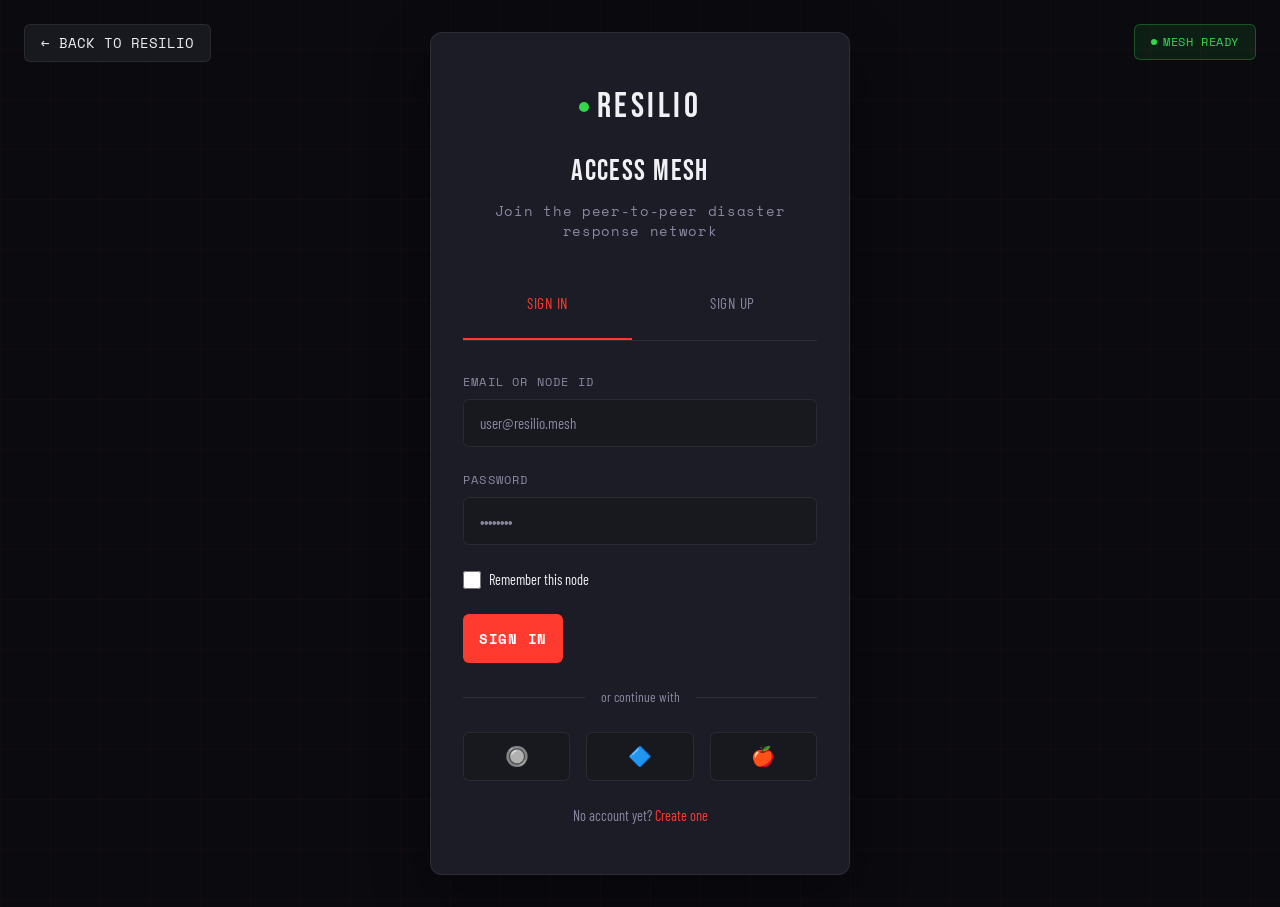
<file: auth.html>
<!-- ==========================================
     START OF RAFI'S CODE (Authentication / Sign-In Page)
     ========================================== -->
<!DOCTYPE html>
<html lang="en">
<head>
  <meta charset="UTF-8" />
  <meta name="viewport" content="width=device-width, initial-scale=1.0" />
  <title>Resilio – Authentication</title>
  <link rel="preconnect" href="https://fonts.googleapis.com">
  <link href="https://fonts.googleapis.com/css2?family=Space+Mono:wght@400;700&family=Bebas+Neue&family=Barlow+Condensed:wght@300;400;600;700&display=swap" rel="stylesheet">
  <link rel="stylesheet" href="style.css" />
  <style>
    /* ===========================
       AUTH PAGE SPECIFIC STYLES
       =========================== */
    .auth-container {
      min-height: 100vh;
      display: flex;
      align-items: center;
      justify-content: center;
      background: var(--bg);
      position: relative;
      overflow: hidden;
      padding: 2rem;
    }

    .auth-bg-grid {
      position: absolute;
      top: 0; left: 0; right: 0; bottom: 0;
      background: 
        linear-gradient(90deg, rgba(255,59,48,0.03) 1px, transparent 1px),
        linear-gradient(0deg, rgba(255,59,48,0.03) 1px, transparent 1px);
      background-size: 50px 50px;
      pointer-events: none;
      animation: drift 20s linear infinite;
    }

    @keyframes drift {
      0% { transform: translate(0, 0); }
      100% { transform: translate(50px, 50px); }
    }

    .auth-box {
      position: relative;
      z-index: 10;
      width: 100%;
      max-width: 420px;
      background: var(--surface);
      border: 1px solid var(--border);
      border-radius: 12px;
      padding: 3rem 2rem;
      box-shadow: 0 20px 60px rgba(0,0,0,0.3);
      backdrop-filter: blur(20px);
    }

    .auth-header {
      text-align: center;
      margin-bottom: 2.5rem;
    }

    .auth-logo {
      font-family: var(--font-display);
      font-size: 2.2rem;
      letter-spacing: 0.1em;
      color: var(--text);
      display: flex;
      align-items: center;
      justify-content: center;
      gap: 0.5rem;
      margin-bottom: 1rem;
    }

    .auth-logo-pulse {
      width: 10px; height: 10px;
      background: var(--available);
      border-radius: 50%;
      animation: pulse-glow 1.5s ease-in-out infinite;
    }

    .auth-title {
      font-family: var(--font-display);
      font-size: 1.8rem;
      letter-spacing: 0.05em;
      color: var(--text);
      margin-bottom: 0.5rem;
    }

    .auth-subtitle {
      font-size: 0.85rem;
      color: var(--text-dim);
      font-family: var(--font-mono);
      letter-spacing: 0.05em;
    }

    .auth-tabs {
      display: flex;
      gap: 1rem;
      margin-bottom: 2rem;
      border-bottom: 1px solid var(--border);
      padding-bottom: 1rem;
    }

    .auth-tab {
      flex: 1;
      padding: 0.75rem;
      background: none;
      border: none;
      color: var(--text-dim);
      font-family: var(--font-ui);
      font-size: 0.95rem;
      letter-spacing: 0.05em;
      cursor: pointer;
      transition: all 0.3s;
      position: relative;
    }

    .auth-tab.active {
      color: var(--accent);
    }

    .auth-tab.active::after {
      content: '';
      position: absolute;
      bottom: -1rem;
      left: 0; right: 0;
      height: 2px;
      background: var(--accent);
    }

    .auth-form {
      display: none;
    }

    .auth-form.active {
      display: block;
      animation: fadeIn 0.3s ease;
    }

    @keyframes fadeIn {
      from { opacity: 0; transform: translateY(10px); }
      to { opacity: 1; transform: translateY(0); }
    }

    .form-group {
      margin-bottom: 1.5rem;
    }

    .form-label {
      display: block;
      font-family: var(--font-mono);
      font-size: 0.75rem;
      letter-spacing: 0.1em;
      color: var(--text-dim);
      margin-bottom: 0.5rem;
      text-transform: uppercase;
    }

    .form-input {
      width: 100%;
      padding: 0.875rem 1rem;
      background: var(--bg3);
      border: 1px solid var(--border);
      border-radius: 6px;
      color: var(--text);
      font-family: var(--font-ui);
      font-size: 0.95rem;
      transition: all 0.3s;
    }

    .form-input:focus {
      outline: none;
      border-color: var(--accent);
      box-shadow: 0 0 20px rgba(255,59,48,0.2);
      background: rgba(255,59,48,0.05);
    }

    .form-input::placeholder {
      color: var(--text-dim);
    }

    .form-checkbox {
      display: flex;
      align-items: center;
      gap: 0.5rem;
      font-size: 0.9rem;
      color: var(--text);
      margin-bottom: 1.5rem;
    }

    .form-checkbox input {
      width: 18px;
      height: 18px;
      accent-color: var(--accent);
      cursor: pointer;
    }

    .form-checkbox a {
      color: var(--accent);
      text-decoration: none;
      border-bottom: 1px solid transparent;
      transition: all 0.2s;
    }

    .form-checkbox a:hover {
      border-bottom-color: var(--accent);
    }

    .form-actions {
      display: flex;
      gap: 1rem;
      margin-bottom: 1.5rem;
    }

    .auth-btn {
      flex: 1;
      padding: 0.875rem 1rem;
      border: none;
      border-radius: 6px;
      font-family: var(--font-mono);
      font-size: 0.9rem;
      letter-spacing: 0.05em;
      cursor: pointer;
      transition: all 0.3s;
      font-weight: 600;
      text-transform: uppercase;
    }

    .auth-btn-primary {
      background: var(--accent);
      color: #fff;
      flex: 1;
    }

    .auth-btn-primary:hover {
      background: #FF2D1F;
      box-shadow: 0 8px 24px rgba(255,59,48,0.3);
    }

    .auth-btn-primary:active {
      transform: scale(0.98);
    }

    .auth-btn-secondary {
      background: var(--bg3);
      color: var(--text);
      border: 1px solid var(--border);
    }

    .auth-btn-secondary:hover {
      background: rgba(255,255,255,0.05);
      border-color: var(--accent);
    }

    .form-divider {
      display: flex;
      align-items: center;
      gap: 1rem;
      margin: 1.5rem 0;
      color: var(--text-dim);
      font-size: 0.85rem;
    }

    .form-divider::before,
    .form-divider::after {
      content: '';
      flex: 1;
      height: 1px;
      background: var(--border);
    }

    .oauth-buttons {
      display: flex;
      gap: 1rem;
    }

    .oauth-btn {
      flex: 1;
      padding: 0.75rem;
      background: var(--bg3);
      border: 1px solid var(--border);
      border-radius: 6px;
      color: var(--text);
      font-size: 1.2rem;
      cursor: pointer;
      transition: all 0.3s;
      display: flex;
      align-items: center;
      justify-content: center;
    }

    .oauth-btn:hover {
      border-color: var(--accent);
      background: rgba(255,59,48,0.05);
    }

    .auth-footer {
      text-align: center;
      color: var(--text-dim);
      font-size: 0.9rem;
    }

    .auth-footer a {
      color: var(--accent);
      text-decoration: none;
      border-bottom: 1px solid transparent;
      transition: all 0.2s;
    }

    .auth-footer a:hover {
      border-bottom-color: var(--accent);
    }

    .back-home {
      position: absolute;
      top: 1.5rem;
      left: 1.5rem;
      background: var(--bg3);
      border: 1px solid var(--border);
      padding: 0.5rem 1rem;
      border-radius: 6px;
      color: var(--text);
      text-decoration: none;
      font-size: 0.85rem;
      font-family: var(--font-mono);
      cursor: pointer;
      transition: all 0.3s;
      z-index: 20;
    }

    .back-home:hover {
      background: var(--surface);
      border-color: var(--accent);
      color: var(--accent);
    }

    .status-badge {
      position: absolute;
      top: 1.5rem;
      right: 1.5rem;
      display: flex;
      align-items: center;
      gap: 0.4rem;
      background: rgba(50,215,75,0.1);
      border: 1px solid rgba(50,215,75,0.3);
      padding: 0.5rem 1rem;
      border-radius: 6px;
      font-size: 0.75rem;
      font-family: var(--font-mono);
      color: var(--available);
      letter-spacing: 0.05em;
      z-index: 20;
    }

    .status-dot {
      width: 6px;
      height: 6px;
      background: var(--available);
      border-radius: 50%;
      animation: pulse-glow 1.2s ease-in-out infinite;
    }
  </style>
</head>
<body>
  <a href="index.html" class="back-home">← BACK TO RESILIO</a>
  
  <div class="status-badge">
    <span class="status-dot"></span>
    MESH READY
  </div>

  <div class="auth-container">
    <div class="auth-bg-grid"></div>
    
    <div class="auth-box">
      <div class="auth-header">
        <div class="auth-logo">
          <span class="auth-logo-pulse"></span>
          RESILIO
        </div>
        <div class="auth-title">ACCESS MESH</div>
        <p class="auth-subtitle">Join the peer-to-peer disaster response network</p>
      </div>

      <div class="auth-tabs">
        <button class="auth-tab active" onclick="switchTab('signin')">SIGN IN</button>
        <button class="auth-tab" onclick="switchTab('signup')">SIGN UP</button>
      </div>

      <!-- SIGN IN FORM -->
      <form class="auth-form active" id="signinForm" onsubmit="handleSignIn(event)">
        <div class="form-group">
          <label class="form-label">Email or Node ID</label>
          <input type="text" class="form-input" placeholder="user@resilio.mesh" required>
        </div>

        <div class="form-group">
          <label class="form-label">Password</label>
          <input type="password" class="form-input" placeholder="••••••••" required>
        </div>

        <div class="form-checkbox">
          <input type="checkbox" id="rememberMe">
          <label for="rememberMe">Remember this node</label>
        </div>

        <button type="submit" class="auth-btn auth-btn-primary">SIGN IN</button>

        <div class="form-divider">or continue with</div>

        <div class="oauth-buttons">
          <button type="button" class="oauth-btn" onclick="handleOAuth('github')">🔘</button>
          <button type="button" class="oauth-btn" onclick="handleOAuth('google')">🔷</button>
          <button type="button" class="oauth-btn" onclick="handleOAuth('apple')">🍎</button>
        </div>

        <p class="auth-footer" style="margin-top: 1.5rem;">
          No account yet? <a href="javascript:switchTab('signup')">Create one</a>
        </p>
      </form>

      <!-- SIGN UP FORM -->
      <form class="auth-form" id="signupForm" onsubmit="handleSignUp(event)">
        <div class="form-group">
          <label class="form-label">Node Name</label>
          <input type="text" class="form-input" placeholder="Your mesh identity" required>
        </div>

        <div class="form-group">
          <label class="form-label">Email Address</label>
          <input type="email" class="form-input" placeholder="you@resilio.mesh" required>
        </div>

        <div class="form-group">
          <label class="form-label">Create Password</label>
          <input type="password" class="form-input" placeholder="Min 8 characters" required minlength="8">
        </div>

        <div class="form-group">
          <label class="form-label">Confirm Password</label>
          <input type="password" class="form-input" placeholder="Repeat password" required>
        </div>

        <div class="form-checkbox">
          <input type="checkbox" id="agreeTerms" required>
          <label for="agreeTerms">
            I agree to <a href="#">Terms</a> and <a href="#">Privacy Policy</a>
          </label>
        </div>

        <button type="submit" class="auth-btn auth-btn-primary">CREATE ACCOUNT</button>

        <div class="form-divider">or join with</div>

        <div class="oauth-buttons">
          <button type="button" class="oauth-btn" onclick="handleOAuth('github')">🔘</button>
          <button type="button" class="oauth-btn" onclick="handleOAuth('google')">🔷</button>
          <button type="button" class="oauth-btn" onclick="handleOAuth('apple')">🍎</button>
        </div>

        <p class="auth-footer" style="margin-top: 1.5rem;">
          Already have an account? <a href="javascript:switchTab('signin')">Sign in</a>
        </p>
      </form>
    </div>
  </div>

  <script>
    function switchTab(tab) {
      const tabs = document.querySelectorAll('.auth-tab');
      const forms = document.querySelectorAll('.auth-form');
      
      tabs.forEach(t => t.classList.remove('active'));
      forms.forEach(f => f.classList.remove('active'));
      
      document.querySelector(`[onclick*="'${tab}'"]`).classList.add('active');
      document.getElementById(tab + 'Form').classList.add('active');
    }

    function handleSignIn(e) {
      e.preventDefault();
      const toast = document.createElement('div');
      toast.innerHTML = '✓ Sign in successful. Connecting to mesh...';
      toast.style.cssText = `
        position: fixed;
        top: 20px;
        right: 20px;
        background: var(--available);
        color: #000;
        padding: 1rem 1.5rem;
        border-radius: 6px;
        font-family: var(--font-mono);
        font-size: 0.9rem;
        z-index: 1000;
        animation: slideIn 0.3s ease;
      `;
      document.body.appendChild(toast);
      setTimeout(() => toast.remove(), 3000);
      
      // Redirect after delay
      setTimeout(() => window.location.href = 'index.html', 1500);
    }

    function handleSignUp(e) {
      e.preventDefault();
      const pass = e.target.querySelector('input[type="password"]');
      const confirm = e.target.querySelectorAll('input[type="password"]')[1];
      
      if (pass.value !== confirm.value) {
        const toast = document.createElement('div');
        toast.innerHTML = '✗ Passwords do not match';
        toast.style.cssText = `
          position: fixed;
          top: 20px;
          right: 20px;
          background: var(--urgent);
          color: #fff;
          padding: 1rem 1.5rem;
          border-radius: 6px;
          font-family: var(--font-mono);
          font-size: 0.9rem;
          z-index: 1000;
          animation: slideIn 0.3s ease;
        `;
        document.body.appendChild(toast);
        setTimeout(() => toast.remove(), 3000);
        return;
      }

      const toast = document.createElement('div');
      toast.innerHTML = '✓ Account created. Joining mesh network...';
      toast.style.cssText = `
        position: fixed;
        top: 20px;
        right: 20px;
        background: var(--available);
        color: #000;
        padding: 1rem 1.5rem;
        border-radius: 6px;
        font-family: var(--font-mono);
        font-size: 0.9rem;
        z-index: 1000;
        animation: slideIn 0.3s ease;
      `;
      document.body.appendChild(toast);
      setTimeout(() => toast.remove(), 3000);
      
      // Redirect after delay
      setTimeout(() => window.location.href = 'index.html', 1500);
    }

    function handleOAuth(provider) {
      alert(`OAuth with ${provider} - Ready to integrate!`);
    }
  </script>
</body>
</html>
<!-- ==========================================
     END OF RAFI'S CODE (Authentication / Sign-In Page)
     ========================================== -->
</file>
<file: style.css>
/* ===========================
   RESILIO — GLOBAL RESET & VARS
   =========================== */
*, *::before, *::after { box-sizing: border-box; margin: 0; padding: 0; }

:root {
  --urgent: #FF3B30;
  --available: #32D74B;
  --offline: #636366;
  --warning: #FF9F0A;
  --bg: #0A0A0F;
  --bg2: #111118;
  --bg3: #18181F;
  --surface: #1C1C26;
  --border: rgba(255,255,255,0.08);
  --text: #F0F0F5;
  --text-dim: #8888A0;
  --accent: #FF3B30;
  --accent2: #32D74B;
  --font-display: 'Bebas Neue', sans-serif;
  --font-mono: 'Space Mono', monospace;
  --font-ui: 'Barlow Condensed', sans-serif;
}

html { scroll-behavior: smooth; }

body {
  background: var(--bg);
  color: var(--text);
  font-family: var(--font-ui);
  font-size: 16px;
  line-height: 1.5;
  overflow-x: hidden;
}

/* ===========================
   SCROLLBAR
   =========================== */
::-webkit-scrollbar { width: 4px; }
::-webkit-scrollbar-track { background: var(--bg); }
::-webkit-scrollbar-thumb { background: var(--border); border-radius: 2px; }

/* ===========================
   NAV
   =========================== */
.nav {
  position: fixed;
  top: 0; left: 0; right: 0;
  height: 60px;
  background: rgba(10,10,15,0.92);
  backdrop-filter: blur(16px);
  border-bottom: 1px solid var(--border);
  display: flex;
  align-items: center;
  padding: 0 2rem;
  gap: 2rem;
  z-index: 100;
  transition: all 0.3s;
}

.nav-logo {
  font-family: var(--font-display);
  font-size: 1.8rem;
  letter-spacing: 0.1em;
  color: var(--text);
  display: flex;
  align-items: center;
  gap: 0.5rem;
  flex-shrink: 0;
}

.logo-pulse {
  width: 10px; height: 10px;
  background: var(--available);
  border-radius: 50%;
  animation: pulse-glow 1.5s ease-in-out infinite;
}

.nav-status {
  font-family: var(--font-mono);
  font-size: 0.65rem;
  color: var(--available);
  display: flex;
  align-items: center;
  gap: 0.4rem;
  flex: 1;
}

.mesh-dot {
  width: 7px; height: 7px;
  background: var(--available);
  border-radius: 50%;
  display: inline-block;
  animation: pulse-glow 1.2s ease-in-out infinite;
}

.nav-links {
  display: flex;
  align-items: center;
  gap: 1.5rem;
}

.nav-links a {
  font-family: var(--font-mono);
  font-size: 0.7rem;
  letter-spacing: 0.1em;
  color: var(--text-dim);
  text-decoration: none;
  transition: color 0.2s;
}

.nav-links a:hover { color: var(--text); }

/* START OF RAFI'S CODE (.nav-auth-link) */
.nav-auth-link {
  background: var(--accent);
  color: #fff;
  padding: 0.4rem 1rem;
  border-radius: 2px;
  transition: all 0.2s;
  animation: urgent-pulse 2s ease-in-out infinite;
}

.nav-auth-link:hover {
  background: #FF2D1F;
  color: #fff;
  box-shadow: 0 4px 12px rgba(255,59,48,0.3);
}
/* END OF RAFI'S CODE */

/* START OF RUBAI'S CODE (.crisis-btn) */
.crisis-btn {
  background: var(--urgent);
  color: #fff;
  border: none;
  padding: 0.4rem 1rem;
  font-family: var(--font-mono);
  font-size: 0.7rem;
  letter-spacing: 0.08em;
  cursor: pointer;
  border-radius: 2px;
  transition: all 0.2s;
  animation: urgent-pulse 2s ease-in-out infinite;
}

.crisis-btn:hover {
  background: #ff1a0e;
  transform: scale(1.04);
}
/* END OF RUBAI'S CODE */

/* ===========================
   HERO
   =========================== */
.hero {
  min-height: 100vh;
  display: flex;
  flex-direction: column;
  justify-content: center;
  padding: 6rem 4rem 4rem;
  position: relative;
  overflow: hidden;
}

.hero-bg-grid {
  position: absolute;
  inset: 0;
  background-image:
    linear-gradient(rgba(255,59,48,0.04) 1px, transparent 1px),
    linear-gradient(90deg, rgba(255,59,48,0.04) 1px, transparent 1px);
  background-size: 40px 40px;
  animation: grid-drift 20s linear infinite;
}

@keyframes grid-drift {
  0% { background-position: 0 0; }
  100% { background-position: 40px 40px; }
}

.hero-content {
  max-width: 800px;
  position: relative;
  z-index: 2;
}

.hero-tag {
  font-family: var(--font-mono);
  font-size: 0.65rem;
  letter-spacing: 0.2em;
  color: var(--available);
  margin-bottom: 1rem;
  opacity: 0;
  animation: fade-up 0.6s 0.2s forwards;
}

.hero-title {
  font-family: var(--font-display);
  font-size: clamp(5rem, 15vw, 12rem);
  line-height: 0.9;
  letter-spacing: 0.02em;
  color: var(--text);
  opacity: 0;
  animation: fade-up 0.7s 0.4s forwards;
  position: relative;
}

.hero-title::after {
  content: '';
  position: absolute;
  left: 0; bottom: -8px;
  width: 80px; height: 4px;
  background: var(--urgent);
}

.hero-sub {
  font-family: var(--font-ui);
  font-size: 1.4rem;
  font-weight: 300;
  letter-spacing: 0.3em;
  color: var(--text-dim);
  margin-top: 1.5rem;
  text-transform: uppercase;
  opacity: 0;
  animation: fade-up 0.7s 0.5s forwards;
}

.hero-desc {
  font-size: 1.05rem;
  color: var(--text-dim);
  max-width: 500px;
  margin-top: 1.2rem;
  line-height: 1.7;
  opacity: 0;
  animation: fade-up 0.7s 0.6s forwards;
}

.hero-actions {
  display: flex;
  gap: 1rem;
  margin-top: 2rem;
  opacity: 0;
  animation: fade-up 0.7s 0.75s forwards;
}

.btn-primary {
  background: var(--urgent);
  color: #fff;
  border: none;
  padding: 0.8rem 2rem;
  font-family: var(--font-mono);
  font-size: 0.75rem;
  letter-spacing: 0.12em;
  cursor: pointer;
  border-radius: 2px;
  transition: all 0.2s;
}

.btn-primary:hover {
  background: #ff1a0e;
  transform: translateY(-2px);
  box-shadow: 0 8px 24px rgba(255,59,48,0.4);
}

.btn-outline {
  background: transparent;
  color: var(--text);
  border: 1px solid var(--border);
  padding: 0.8rem 2rem;
  font-family: var(--font-mono);
  font-size: 0.75rem;
  letter-spacing: 0.12em;
  cursor: pointer;
  border-radius: 2px;
  transition: all 0.2s;
}

.btn-outline:hover {
  border-color: var(--available);
  color: var(--available);
  transform: translateY(-2px);
}

.hero-stats {
  display: flex;
  gap: 1.5rem;
  margin-top: 4rem;
  position: relative;
  z-index: 2;
  opacity: 0;
  animation: fade-up 0.7s 0.9s forwards;
}

.stat-card {
  background: var(--surface);
  border: 1px solid var(--border);
  padding: 1.2rem 2rem;
  border-radius: 4px;
  display: flex;
  flex-direction: column;
  align-items: center;
  gap: 0.3rem;
  min-width: 140px;
  transition: border-color 0.2s;
}

.stat-card:hover { border-color: var(--available); }
.stat-card.urgent { border-color: rgba(255,59,48,0.3); }

.stat-num {
  font-family: var(--font-display);
  font-size: 2.6rem;
  color: var(--text);
  line-height: 1;
}

.stat-card.urgent .stat-num { color: var(--urgent); }

.stat-label {
  font-family: var(--font-mono);
  font-size: 0.6rem;
  letter-spacing: 0.12em;
  color: var(--text-dim);
  text-transform: uppercase;
}

/* ===========================
   SECTIONS
   =========================== */
.section {
  padding: 5rem 4rem;
  position: relative;
}

.dark-section {
  background: var(--bg2);
  border-top: 1px solid var(--border);
  border-bottom: 1px solid var(--border);
}

.section-header {
  margin-bottom: 2.5rem;
}

.section-header.light .section-tag { color: var(--available); }
.section-header.light h2 { color: var(--text); }

.section-tag {
  font-family: var(--font-mono);
  font-size: 0.65rem;
  letter-spacing: 0.25em;
  color: var(--urgent);
  display: block;
  margin-bottom: 0.5rem;
}

.section-header h2 {
  font-family: var(--font-display);
  font-size: clamp(2.5rem, 5vw, 4rem);
  letter-spacing: 0.04em;
  color: var(--text);
}

/* ==========================================
   START OF SHOAIB'S CODE (Resource Dashboard Styles)
   ========================================== */
/* ===========================
   FILTER BAR
   =========================== */
.filter-bar {
  display: flex;
  gap: 0.6rem;
  margin-bottom: 2rem;
  flex-wrap: wrap;
}

.filter-btn {
  background: var(--surface);
  color: var(--text-dim);
  border: 1px solid var(--border);
  padding: 0.4rem 1.2rem;
  font-family: var(--font-mono);
  font-size: 0.65rem;
  letter-spacing: 0.1em;
  cursor: pointer;
  border-radius: 2px;
  transition: all 0.2s;
}

.filter-btn:hover,
.filter-btn.active {
  background: var(--urgent);
  color: #fff;
  border-color: var(--urgent);
}

/* ===========================
   DASHBOARD GRID
   =========================== */
.dashboard-grid {
  display: grid;
  grid-template-columns: 1fr 1fr;
  gap: 1.5rem;
}

/* MAP PANEL */
.map-panel {
  background: var(--surface);
  border: 1px solid var(--border);
  border-radius: 4px;
  overflow: hidden;
}

.map-header {
  display: flex;
  justify-content: space-between;
  align-items: center;
  padding: 0.8rem 1.2rem;
  border-bottom: 1px solid var(--border);
  font-family: var(--font-mono);
  font-size: 0.65rem;
  letter-spacing: 0.1em;
  color: var(--text-dim);
}

.map-live {
  color: var(--available);
  animation: blink 1s step-end infinite;
}

@keyframes blink { 0%,100%{opacity:1} 50%{opacity:0.3} }

.map-canvas {
  position: relative;
  height: 360px;
}

#nodeMap {
  width: 100%;
  height: 100%;
  display: block;
}

.map-legend {
  position: absolute;
  bottom: 1rem;
  right: 1rem;
  display: flex;
  flex-direction: column;
  gap: 0.3rem;
  background: rgba(10,10,15,0.8);
  padding: 0.5rem 0.8rem;
  border-radius: 2px;
  font-family: var(--font-mono);
  font-size: 0.6rem;
  color: var(--text-dim);
}

.legend-item { display: flex; align-items: center; gap: 0.4rem; }

.dot {
  width: 8px; height: 8px;
  border-radius: 50%;
  flex-shrink: 0;
}

.dot.red { background: var(--urgent); }
.dot.green { background: var(--available); }
.dot.gray { background: var(--offline); }

/* RESOURCE LIST */
.resource-list {
  display: flex;
  flex-direction: column;
  gap: 0.75rem;
  max-height: 420px;
  overflow-y: auto;
  padding-right: 0.3rem;
}

.resource-card {
  background: var(--surface);
  border: 1px solid var(--border);
  border-radius: 4px;
  padding: 1rem 1.2rem;
  cursor: pointer;
  transition: all 0.2s;
  position: relative;
  overflow: hidden;
}

.resource-card::before {
  content: '';
  position: absolute;
  left: 0; top: 0; bottom: 0;
  width: 3px;
}

.resource-card.urgent::before { background: var(--urgent); }
.resource-card.available::before { background: var(--available); }
.resource-card.offline::before { background: var(--offline); }

.resource-card:hover {
  border-color: rgba(255,255,255,0.15);
  transform: translateX(4px);
}

.rc-top {
  display: flex;
  justify-content: space-between;
  align-items: flex-start;
  margin-bottom: 0.5rem;
}

.rc-icon-name {
  display: flex;
  align-items: center;
  gap: 0.5rem;
  font-weight: 700;
  font-size: 0.95rem;
}

.rc-badge {
  font-family: var(--font-mono);
  font-size: 0.55rem;
  letter-spacing: 0.1em;
  padding: 0.2rem 0.6rem;
  border-radius: 2px;
}

.rc-badge.urgent { background: rgba(255,59,48,0.15); color: var(--urgent); }
.rc-badge.available { background: rgba(50,215,75,0.12); color: var(--available); }
.rc-badge.offline { background: rgba(99,99,102,0.2); color: var(--offline); }

.rc-meta {
  font-family: var(--font-mono);
  font-size: 0.6rem;
  color: var(--text-dim);
  display: flex;
  gap: 1rem;
}

.rc-actions {
  display: flex;
  gap: 0.5rem;
  margin-top: 0.8rem;
}

.rc-btn {
  flex: 1;
  padding: 0.35rem 0;
  font-family: var(--font-mono);
  font-size: 0.6rem;
  letter-spacing: 0.08em;
  border-radius: 2px;
  cursor: pointer;
  transition: all 0.2s;
}

.rc-btn.deliver {
  background: rgba(50,215,75,0.1);
  color: var(--available);
  border: 1px solid rgba(50,215,75,0.2);
}

.rc-btn.request {
  background: rgba(255,59,48,0.1);
  color: var(--urgent);
  border: 1px solid rgba(255,59,48,0.2);
}

.rc-btn:hover { opacity: 0.8; }
/* ==========================================
   END OF SHOAIB'S CODE (Resource Dashboard Styles)
   ========================================== */

/* ==========================================
   START OF RUBAI'S CODE (P2P Network Section Styles)
   ========================================== */
/* ===========================
   NETWORK
   =========================== */
.network-container {
  display: grid;
  grid-template-columns: 2fr 1fr;
  gap: 1.5rem;
  align-items: start;
}

#networkCanvas {
  width: 100%;
  height: 480px;
  display: block;
  background: var(--surface);
  border: 1px solid var(--border);
  border-radius: 4px;
  cursor: pointer;
}

.network-info {
  display: flex;
  flex-direction: column;
  gap: 1.5rem;
}

.info-panel {
  background: var(--surface);
  border: 1px solid var(--border);
  border-radius: 4px;
  padding: 1.2rem;
  min-height: 180px;
}

.info-placeholder {
  font-family: var(--font-mono);
  font-size: 0.65rem;
  color: var(--text-dim);
}

.node-detail-title {
  font-family: var(--font-mono);
  font-size: 0.6rem;
  letter-spacing: 0.15em;
  color: var(--text-dim);
  margin-bottom: 0.8rem;
}

.node-detail-item {
  display: flex;
  justify-content: space-between;
  padding: 0.4rem 0;
  border-bottom: 1px solid var(--border);
  font-family: var(--font-mono);
  font-size: 0.65rem;
}

.node-detail-key { color: var(--text-dim); }
.node-detail-val { color: var(--text); }

.network-stats {
  display: flex;
  flex-direction: column;
  gap: 0.8rem;
}

.ns-item {
  background: var(--surface);
  border: 1px solid var(--border);
  border-radius: 4px;
  padding: 1rem 1.2rem;
  display: flex;
  justify-content: space-between;
  align-items: center;
}

.ns-num {
  font-family: var(--font-display);
  font-size: 1.6rem;
  color: var(--available);
}

.ns-label {
  font-family: var(--font-mono);
  font-size: 0.6rem;
  color: var(--text-dim);
  letter-spacing: 0.08em;
  text-align: right;
}
/* ==========================================
   END OF RUBAI'S CODE (P2P Network Section Styles)
   ========================================== */

/* ==========================================
   START OF RAFI'S CODE (Alerts Section Styles)
   ========================================== */
/* ===========================
   ALERTS
   =========================== */
.alerts-container {
  display: flex;
  flex-direction: column;
  gap: 0.75rem;
  max-height: 500px;
  overflow-y: auto;
}

.alert-item {
  display: flex;
  align-items: center;
  gap: 1rem;
  padding: 1rem 1.2rem;
  background: var(--bg3);
  border: 1px solid var(--border);
  border-radius: 4px;
  transition: all 0.3s;
  animation: slide-in 0.4s ease;
}

@keyframes slide-in {
  from { opacity: 0; transform: translateX(-20px); }
  to { opacity: 1; transform: translateX(0); }
}

.alert-item:hover { border-color: rgba(255,255,255,0.15); }
.alert-item.urgent { border-left: 3px solid var(--urgent); }
.alert-item.info { border-left: 3px solid var(--available); }
.alert-item.warning { border-left: 3px solid var(--warning); }

.alert-icon { font-size: 1.2rem; flex-shrink: 0; }

.alert-body { flex: 1; }

.alert-title {
  font-weight: 700;
  font-size: 0.9rem;
  margin-bottom: 0.2rem;
}

.alert-meta {
  font-family: var(--font-mono);
  font-size: 0.58rem;
  color: var(--text-dim);
}

.alert-time {
  font-family: var(--font-mono);
  font-size: 0.58rem;
  color: var(--text-dim);
  flex-shrink: 0;
}
/* ==========================================
   END OF RAFI'S CODE (Alerts Section Styles)
   ========================================== */

/* ==========================================
   START OF RUBAI'S CODE (Crisis Mode Overlay Styles)
   ========================================== */
/* ===========================
   CRISIS MODE OVERLAY
   =========================== */
.crisis-overlay {
  position: fixed;
  inset: 0;
  background: #0D0000;
  z-index: 999;
  display: flex;
  flex-direction: column;
  opacity: 0;
  pointer-events: none;
  transition: opacity 0.3s;
}

.crisis-overlay.active {
  opacity: 1;
  pointer-events: all;
}

.crisis-header {
  display: flex;
  align-items: center;
  justify-content: space-between;
  padding: 1.5rem 2rem;
  border-bottom: 1px solid rgba(255,59,48,0.2);
  background: rgba(255,59,48,0.05);
}

.crisis-logo {
  font-family: var(--font-display);
  font-size: 2rem;
  letter-spacing: 0.1em;
  color: var(--urgent);
  animation: blink 1s step-end infinite;
}

.crisis-conn {
  font-family: var(--font-mono);
  font-size: 0.7rem;
  color: var(--available);
  display: flex;
  align-items: center;
  gap: 0.5rem;
}

.crisis-close {
  background: transparent;
  color: var(--text-dim);
  border: 1px solid var(--border);
  padding: 0.5rem 1rem;
  font-family: var(--font-mono);
  font-size: 0.7rem;
  cursor: pointer;
  border-radius: 2px;
  transition: all 0.2s;
}

.crisis-close:hover { color: var(--text); border-color: rgba(255,255,255,0.2); }

.crisis-buttons {
  display: grid;
  grid-template-columns: repeat(4, 1fr);
  gap: 1.5rem;
  padding: 3rem 4rem;
  flex: 1;
}

.crisis-action {
  background: var(--bg3);
  border: 2px solid rgba(255,255,255,0.08);
  border-radius: 8px;
  color: var(--text);
  font-family: var(--font-ui);
  font-size: 1.3rem;
  font-weight: 700;
  letter-spacing: 0.1em;
  cursor: pointer;
  transition: all 0.2s;
  display: flex;
  flex-direction: column;
  align-items: center;
  justify-content: center;
  gap: 0.5rem;
  padding: 2rem;
  line-height: 1.4;
}

.crisis-action:first-child { font-size: 2rem; }

.crisis-action.water:hover { border-color: #0A84FF; background: rgba(10,132,255,0.1); transform: scale(1.04); }
.crisis-action.food:hover { border-color: var(--warning); background: rgba(255,159,10,0.1); transform: scale(1.04); }
.crisis-action.medical:hover { border-color: var(--urgent); background: rgba(255,59,48,0.15); transform: scale(1.04); box-shadow: 0 0 30px rgba(255,59,48,0.3); }
.crisis-action.shelter:hover { border-color: #30D158; background: rgba(48,209,88,0.1); transform: scale(1.04); }

.crisis-action.medical {
  border-color: rgba(255,59,48,0.3);
  animation: urgent-pulse 1.5s ease-in-out infinite;
}

.crisis-urgent {
  background: rgba(255,59,48,0.05);
  border-top: 1px solid rgba(255,59,48,0.15);
  padding: 1.2rem 4rem;
}

.crisis-urgent-label {
  font-family: var(--font-mono);
  font-size: 0.6rem;
  letter-spacing: 0.2em;
  color: var(--urgent);
  margin-bottom: 0.8rem;
}

.crisis-urgent-item {
  font-family: var(--font-mono);
  font-size: 0.75rem;
  color: var(--text-dim);
  padding: 0.4rem 0;
  border-bottom: 1px solid rgba(255,255,255,0.04);
}

.crisis-urgent-item.flash {
  color: var(--urgent);
  animation: blink 0.8s step-end infinite;
}

.crisis-footer {
  padding: 1rem 4rem;
  border-top: 1px solid var(--border);
  font-family: var(--font-mono);
  font-size: 0.6rem;
  color: var(--text-dim);
  letter-spacing: 0.1em;
}
/* ==========================================
   END OF RUBAI'S CODE (Crisis Mode Overlay Styles)
   ========================================== */

/* ===========================
   TOAST
   =========================== */
.toast {
  position: fixed;
  bottom: 2rem;
  right: 2rem;
  background: var(--surface);
  border: 1px solid var(--border);
  border-radius: 4px;
  padding: 0.8rem 1.5rem;
  font-family: var(--font-mono);
  font-size: 0.7rem;
  letter-spacing: 0.08em;
  color: var(--text);
  z-index: 200;
  transform: translateY(20px);
  opacity: 0;
  transition: all 0.3s;
  pointer-events: none;
}

.toast.show { transform: translateY(0); opacity: 1; }

/* ==========================================
   START OF SHOAIB'S CODE (Supply vs Demand, Donor Tracking, NGO Accounting Styles)
   ========================================== */
/* ===========================
   SUPPLY vs DEMAND SECTION
   =========================== */
.supply-summary {
  display: grid;
  grid-template-columns: repeat(4, 1fr);
  gap: 1.5rem;
  margin-bottom: 3rem;
  background: var(--surface);
  border: 1px solid var(--border);
  border-radius: 4px;
  padding: 1.5rem;
}

.summary-item {
  display: flex;
  flex-direction: column;
  gap: 0.6rem;
}

.summary-item.critical .summary-value {
  color: var(--urgent);
}

.summary-label {
  font-family: var(--font-mono);
  font-size: 0.6rem;
  letter-spacing: 0.1em;
  color: var(--text-dim);
  text-transform: uppercase;
}

.summary-value {
  font-family: var(--font-display);
  font-size: 2rem;
  color: var(--available);
  line-height: 1;
}

.summary-divider {
  grid-column: span 1;
  height: 1px;
  background: var(--border);
  margin-bottom: -1.5rem;
}

@media (max-width: 900px) {
  .supply-summary {
    grid-template-columns: repeat(2, 1fr);
  }
  .summary-divider {
    display: none;
  }
}

@media (max-width: 600px) {
  .supply-summary {
    grid-template-columns: 1fr;
  }
}

/* SUPPLY GRID */
.supply-grid {
  display: grid;
  grid-template-columns: repeat(2, 1fr);
  gap: 1.5rem;
}

/* SUPPLY CARD */
.supply-card {
  background: var(--bg3);
  border: 1px solid var(--border);
  border-radius: 4px;
  padding: 1.5rem;
  transition: all 0.3s;
}

.supply-card:hover {
  border-color: rgba(255,255,255,0.12);
  box-shadow: 0 4px 16px rgba(0,0,0,0.3);
}

/* CARD HEADER */
.card-header {
  display: flex;
  align-items: center;
  gap: 0.8rem;
  margin-bottom: 1.5rem;
  padding-bottom: 1rem;
  border-bottom: 1px solid var(--border);
}

.card-icon {
  font-size: 1.8rem;
  flex-shrink: 0;
}

.card-title {
  font-family: var(--font-ui);
  font-size: 1.2rem;
  font-weight: 700;
  letter-spacing: 0.05em;
  color: var(--text);
  flex: 1;
}

.card-badge {
  font-family: var(--font-mono);
  font-size: 0.55rem;
  letter-spacing: 0.1em;
  padding: 0.35rem 0.8rem;
  border-radius: 2px;
  flex-shrink: 0;
  font-weight: 700;
}

.card-badge.shortage {
  background: rgba(255,159,10,0.15);
  color: var(--warning);
  border: 1px solid rgba(255,159,10,0.2);
}

.card-badge.ok {
  background: rgba(50,215,75,0.12);
  color: var(--available);
  border: 1px solid rgba(50,215,75,0.2);
}

.card-badge.critical {
  background: rgba(255,59,48,0.15);
  color: var(--urgent);
  border: 1px solid rgba(255,59,48,0.25);
  animation: urgent-pulse 1.5s ease-in-out infinite;
}

/* CARD SECTION */
.card-section {
  margin-bottom: 1.5rem;
}

.card-section:last-child {
  margin-bottom: 0;
}

.section-label {
  font-family: var(--font-mono);
  font-size: 0.6rem;
  letter-spacing: 0.15em;
  color: var(--text-dim);
  margin-bottom: 0.8rem;
  display: block;
  text-transform: uppercase;
}

/* INVENTORY ROWS */
.inventory-rows {
  display: flex;
  flex-direction: column;
  gap: 0.6rem;
}

.inventory-row {
  display: flex;
  justify-content: space-between;
  align-items: center;
  padding: 0.6rem 0.8rem;
  background: rgba(255,255,255,0.02);
  border-radius: 2px;
  border: 1px solid rgba(255,255,255,0.04);
}

.inv-label {
  font-family: var(--font-mono);
  font-size: 0.65rem;
  color: var(--text-dim);
}

.inv-value {
  font-family: var(--font-mono);
  font-size: 0.75rem;
  color: var(--text);
  font-weight: 700;
  letter-spacing: 0.05em;
}

.inv-unit {
  font-size: 0.55rem;
  color: var(--text-dim);
  margin-left: 0.3rem;
}

/* METRICS ROWS */
.metrics-rows {
  display: flex;
  flex-direction: column;
  gap: 0.6rem;
}

.metric-row {
  display: flex;
  justify-content: space-between;
  align-items: center;
  padding: 0.6rem 0.8rem;
  background: rgba(255,255,255,0.02);
  border-radius: 2px;
  border: 1px solid rgba(255,255,255,0.04);
  transition: all 0.2s;
}

.metric-row.critical {
  background: rgba(255,59,48,0.08);
  border-color: rgba(255,59,48,0.15);
}

.metric-label {
  font-family: var(--font-mono);
  font-size: 0.65rem;
  color: var(--text-dim);
}

.metric-value {
  font-family: var(--font-mono);
  font-size: 0.75rem;
  color: var(--text);
  font-weight: 700;
  letter-spacing: 0.05em;
}

.metric-value.supplied {
  color: var(--available);
}

.metric-value.critical {
  color: var(--urgent);
}

.metric-unit {
  font-size: 0.55rem;
  color: var(--text-dim);
  margin-left: 0.3rem;
}

/* PROGRESS BAR SECTION */
.progress-bar-section {
  margin-bottom: 1rem;
  padding: 0.8rem;
  background: rgba(255,255,255,0.02);
  border-radius: 2px;
  border: 1px solid rgba(255,255,255,0.04);
}

.progress-bar-section:last-child {
  margin-bottom: 0;
}

.progress-label {
  display: flex;
  justify-content: space-between;
  align-items: center;
  margin-bottom: 0.6rem;
  font-family: var(--font-mono);
  font-size: 0.6rem;
  color: var(--text-dim);
}

.progress-percent {
  color: var(--available);
  font-weight: 700;
  letter-spacing: 0.05em;
}

.progress-track {
  height: 6px;
  background: rgba(255,255,255,0.06);
  border-radius: 3px;
  overflow: hidden;
  position: relative;
}

.progress-track.critical {
  background: rgba(255,59,48,0.1);
}

.progress-fill {
  height: 100%;
  background: linear-gradient(90deg, var(--available), #2AC34F);
  border-radius: 3px;
  transition: width 1.2s cubic-bezier(0.4, 0, 0.2, 1);
  box-shadow: 0 0 8px rgba(50,215,75,0.4);
}

.progress-fill.critical {
  background: linear-gradient(90deg, var(--urgent), #FF6B6B);
  box-shadow: 0 0 8px rgba(255,59,48,0.4);
}

/* SOURCE BREAKDOWN */
.source-breakdown {
  margin-top: 1rem;
  padding-top: 1rem;
  border-top: 1px solid var(--border);
  display: flex;
  flex-direction: column;
  gap: 0.8rem;
}

.source-item {
  display: grid;
  grid-template-columns: 80px 1fr 35px;
  gap: 0.6rem;
  align-items: center;
}

.source-label {
  font-family: var(--font-mono);
  font-size: 0.6rem;
  color: var(--text-dim);
  text-transform: uppercase;
}

.source-bar {
  height: 5px;
  background: rgba(255,255,255,0.06);
  border-radius: 2px;
  overflow: hidden;
  flex: 1;
}

.source-segment {
  height: 100%;
  border-radius: 2px;
  transition: width 1s cubic-bezier(0.4, 0, 0.2, 1);
}

.source-segment.donations {
  background: linear-gradient(90deg, #0A84FF, #30B0FF);
}

.source-segment.purchases {
  background: linear-gradient(90deg, #FF9F0A, #FFB340);
}

.source-pct {
  font-family: var(--font-mono);
  font-size: 0.6rem;
  color: var(--text);
  font-weight: 700;
  text-align: right;
}

/* ===========================
   DONOR TRACKING SECTION
   =========================== */
.donor-grid {
  display: grid;
  grid-template-columns: repeat(3, 1fr);
  gap: 1.5rem;
}

.donor-card {
  background: var(--bg3);
  border: 1px solid var(--border);
  border-radius: 4px;
  padding: 1.2rem;
  transition: all 0.3s;
}

.donor-card:hover {
  border-color: rgba(255,255,255,0.12);
  box-shadow: 0 4px 16px rgba(0,0,0,0.3);
  transform: translateY(-2px);
}

.donor-header {
  display: flex;
  justify-content: space-between;
  align-items: center;
  margin-bottom: 1rem;
  padding-bottom: 0.8rem;
  border-bottom: 1px solid var(--border);
}

.donor-name {
  font-family: var(--font-ui);
  font-size: 0.95rem;
  font-weight: 700;
  color: var(--text);
}

.donor-badge {
  font-family: var(--font-mono);
  font-size: 0.5rem;
  letter-spacing: 0.1em;
  padding: 0.3rem 0.6rem;
  border-radius: 2px;
  background: rgba(50,215,75,0.12);
  color: var(--available);
  border: 1px solid rgba(50,215,75,0.2);
  font-weight: 700;
}

.donor-badge.top {
  background: rgba(255,215,0,0.12);
  color: #FFD700;
  border-color: rgba(255,215,0,0.2);
  animation: pulse-glow 1.5s ease-in-out infinite;
}

.donor-items {
  display: flex;
  flex-direction: column;
  gap: 0.6rem;
  margin-bottom: 1rem;
}

.item-row {
  display: flex;
  align-items: center;
  gap: 0.6rem;
  padding: 0.5rem 0;
  font-size: 0.75rem;
}

.item-icon {
  font-size: 1rem;
  flex-shrink: 0;
}

.item-name {
  flex: 1;
  color: var(--text-dim);
  font-family: var(--font-mono);
  font-size: 0.6rem;
}

.item-qty {
  font-family: var(--font-mono);
  font-size: 0.65rem;
  font-weight: 700;
  color: var(--text);
}

.donor-footer {
  display: flex;
  justify-content: space-between;
  align-items: center;
  padding-top: 0.8rem;
  border-top: 1px solid var(--border);
  font-size: 0.6rem;
}

.donor-meta {
  font-family: var(--font-mono);
  color: var(--text-dim);
}

.donor-value {
  font-family: var(--font-mono);
  color: var(--available);
  font-weight: 700;
}

/* ===========================
   NGO ACCOUNTING SECTION
   =========================== */
.accounting-container {
  display: grid;
  grid-template-columns: repeat(2, 1fr);
  gap: 1.5rem;
}

.accounting-card {
  background: var(--bg3);
  border: 1px solid var(--border);
  border-radius: 4px;
  padding: 1.5rem;
}

.accounting-card.full {
  grid-column: 1 / -1;
}

.acc-header {
  display: flex;
  justify-content: space-between;
  align-items: center;
  margin-bottom: 1.2rem;
  padding-bottom: 1rem;
  border-bottom: 1px solid var(--border);
}

.acc-header.revenue {
  border-bottom-color: rgba(50,215,75,0.2);
}

.acc-header.expense {
  border-bottom-color: rgba(255,159,10,0.2);
}

.acc-title {
  font-family: var(--font-ui);
  font-size: 0.95rem;
  font-weight: 700;
  color: var(--text);
}

.acc-amount {
  font-family: var(--font-display);
  font-size: 1.4rem;
  color: var(--available);
  font-weight: 700;
}

.acc-header.expense .acc-amount {
  color: var(--warning);
}

.acc-items {
  display: flex;
  flex-direction: column;
  gap: 0.8rem;
}

.acc-row {
  display: flex;
  flex-direction: column;
  gap: 0.4rem;
}

.acc-label {
  font-family: var(--font-mono);
  font-size: 0.6rem;
  color: var(--text-dim);
  display: flex;
  justify-content: space-between;
}

.acc-value {
  font-family: var(--font-mono);
  font-size: 0.65rem;
  color: var(--text);
  font-weight: 700;
}

.acc-bar {
  height: 5px;
  background: rgba(255,255,255,0.06);
  border-radius: 2px;
  overflow: hidden;
}

.acc-fill {
  height: 100%;
  border-radius: 2px;
  transition: width 1s cubic-bezier(0.4, 0, 0.2, 1);
}

.revenue-fill {
  background: linear-gradient(90deg, var(--available), #2AC34F);
}

.sponsor-fill {
  background: linear-gradient(90deg, #0A84FF, #30B0FF);
}

.grant-fill {
  background: linear-gradient(90deg, var(--warning), #FFB340);
}

.expense-fill {
  background: linear-gradient(90deg, var(--warning), #FFB340);
}

/* BUDGET OVERVIEW */
.budget-grid {
  display: grid;
  grid-template-columns: repeat(4, 1fr);
  gap: 1rem;
}

.budget-item {
  background: rgba(255,255,255,0.02);
  border: 1px solid rgba(255,255,255,0.04);
  border-radius: 4px;
  padding: 1rem;
  display: flex;
  flex-direction: column;
  gap: 0.5rem;
}

.budget-label {
  font-family: var(--font-mono);
  font-size: 0.55rem;
  color: var(--text-dim);
  text-transform: uppercase;
  letter-spacing: 0.1em;
}

.budget-value {
  font-family: var(--font-display);
  font-size: 1.6rem;
  color: var(--text);
  line-height: 1;
}

.budget-value.positive {
  color: var(--available);
}

.budget-status {
  font-family: var(--font-mono);
  font-size: 0.58rem;
  color: var(--text-dim);
  font-weight: 700;
}

.budget-status.positive {
  color: var(--available);
}

.budget-status.neutral {
  color: var(--text-dim);
}

/* MONTHLY CHART */
.monthly-chart {
  display: flex;
  justify-content: space-around;
  align-items: flex-end;
  gap: 1rem;
  height: 200px;
  padding: 2rem 1rem 1rem;
  background: rgba(255,255,255,0.01);
  border-radius: 4px;
  border: 1px solid rgba(255,255,255,0.04);
}

.month-bar {
  display: flex;
  flex-direction: column;
  align-items: center;
  gap: 0.8rem;
  flex: 1;
}

.month-label {
  font-family: var(--font-mono);
  font-size: 0.6rem;
  color: var(--text-dim);
  order: 3;
}

.month-data {
  display: flex;
  flex-direction: column;
  width: 12px;
  border-radius: 2px;
  overflow: hidden;
  background: rgba(255,255,255,0.04);
  height: 100px;
  order: 1;
}

.bar-segment {
  width: 100%;
  transition: height 1s cubic-bezier(0.4, 0, 0.2, 1);
}

.month-value {
  font-family: var(--font-mono);
  font-size: 0.6rem;
  color: var(--available);
  font-weight: 700;
  order: 2;
}

/* ===========================
   RESPONSIVE - NEW SECTIONS
   =========================== */
@media (max-width: 1200px) {
  .donor-grid {
    grid-template-columns: repeat(2, 1fr);
  }

  .budget-grid {
    grid-template-columns: repeat(2, 1fr);
  }
}

@media (max-width: 900px) {
  .donor-grid {
    grid-template-columns: 1fr;
  }

  .accounting-container {
    grid-template-columns: 1fr;
  }

  .budget-grid {
    grid-template-columns: repeat(2, 1fr);
  }

  .monthly-chart {
    height: 150px;
  }

  .month-data {
    height: 80px;
  }
}

@media (max-width: 600px) {
  .donor-header {
    flex-direction: column;
    align-items: flex-start;
    gap: 0.6rem;
  }

  .budget-grid {
    grid-template-columns: 1fr;
  }

  .acc-header {
    flex-direction: column;
    align-items: flex-start;
    gap: 0.6rem;
  }

  .monthly-chart {
    gap: 0.5rem;
  }
}
/* ==========================================
   END OF SHOAIB'S CODE (Supply vs Demand, Donor Tracking, NGO Accounting Styles)
   ========================================== */

/* ==========================================
   START OF SHOAIB'S CODE (Supply-Grid & Summary Card Responsive Adjustments)
   ========================================== */
/* ===========================
   ANIMATIONS
   =========================== */
@media (max-width: 900px) {
  .supply-grid {
    grid-template-columns: 1fr;
  }
}

@media (max-width: 600px) {
  .supply-summary {
    padding: 1rem;
    gap: 1rem;
  }

  .summary-value {
    font-size: 1.6rem;
  }

  .supply-card {
    padding: 1.2rem;
  }

  .card-title {
    font-size: 1rem;
  }
}
/* ==========================================
   END OF SHOAIB'S CODE (Supply-Grid & Summary Card Responsive Adjustments)
   ========================================== */

/* ===========================
   ANIMATIONS
   =========================== */
@keyframes fade-up {
  from { opacity: 0; transform: translateY(20px); }
  to { opacity: 1; transform: translateY(0); }
}

@keyframes pulse-glow {
  0%, 100% { opacity: 1; box-shadow: 0 0 8px currentColor; }
  50% { opacity: 0.6; box-shadow: 0 0 3px currentColor; }
}

@keyframes urgent-pulse {
  0%, 100% { box-shadow: 0 0 0 0 rgba(255,59,48,0.4); }
  50% { box-shadow: 0 0 0 8px rgba(255,59,48,0); }
}

/* ===========================
   RESPONSIVE
   =========================== */
@media (max-width: 900px) {
  .hero { padding: 5rem 2rem 3rem; }
  .section { padding: 4rem 2rem; }
  .dashboard-grid { grid-template-columns: 1fr; }
  .network-container { grid-template-columns: 1fr; }
  .crisis-buttons { grid-template-columns: repeat(2, 1fr); padding: 2rem; gap: 1rem; }
  .hero-stats { flex-wrap: wrap; }
  .nav-links a { display: none; }
}

@media (max-width: 600px) {
  .hero-title { font-size: 5rem; }
  .crisis-buttons { grid-template-columns: 1fr 1fr; padding: 1rem; }
}

/* ===========================
   DONATION BUTTON
   =========================== */
/* ==========================================
   START OF SHOAIB'S CODE (Donation Processing System Styles)
   ========================================== */
/* ===========================
   DONATION BUTTON
   =========================== */
.donation-btn {
  background: linear-gradient(135deg, #FF3B30, #FF6B6B);
  color: #fff;
  border: none;
  padding: 0.4rem 1rem;
  font-family: var(--font-mono);
  font-size: 0.7rem;
  letter-spacing: 0.08em;
  cursor: pointer;
  border-radius: 2px;
  transition: all 0.2s;
  animation: urgent-pulse 2s ease-in-out infinite;
}

.donation-btn:hover {
  background: linear-gradient(135deg, #FF2D1F, #FF5555);
  transform: scale(1.05);
  box-shadow: 0 4px 12px rgba(255,59,48,0.4);
}

/* ===========================
   DONATION MODAL
   =========================== */
.donation-modal {
  position: fixed;
  inset: 0;
  background: rgba(0,0,0,0.7);
  backdrop-filter: blur(8px);
  display: none;
  align-items: center;
  justify-content: center;
  z-index: 200;
  animation: fade-up 0.3s ease-out;
}

.donation-modal.active {
  display: flex;
}

.donation-content {
  background: var(--bg2);
  border: 1px solid var(--border);
  border-radius: 8px;
  padding: 3rem;
  max-width: 600px;
  width: 90%;
  max-height: 85vh;
  overflow-y: auto;
  position: relative;
  animation: fade-up 0.3s ease-out;
}

.donation-close {
  position: absolute;
  top: 1rem;
  right: 1rem;
  background: none;
  border: none;
  color: var(--text-dim);
  font-size: 1.5rem;
  cursor: pointer;
  padding: 0.5rem;
  transition: color 0.2s;
}

.donation-close:hover {
  color: var(--text);
}

.donation-header {
  margin-bottom: 2rem;
  text-align: center;
}

.donation-header h2 {
  font-family: var(--font-display);
  font-size: 2rem;
  color: var(--text);
  margin-bottom: 0.5rem;
}

.donation-header p {
  font-size: 0.95rem;
  color: var(--text-dim);
}

.donation-types {
  display: flex;
  flex-direction: column;
  gap: 2rem;
}

.type-selector {
  display: flex;
  flex-direction: column;
  gap: 1rem;
}

.type-selector h3 {
  font-family: var(--font-ui);
  font-size: 1rem;
  color: var(--text);
  font-weight: 600;
}

.type-buttons {
  display: flex;
  gap: 1rem;
}

.type-btn {
  flex: 1;
  background: var(--surface);
  color: var(--text-dim);
  border: 1px solid var(--border);
  padding: 0.8rem;
  font-family: var(--font-ui);
  font-size: 0.9rem;
  cursor: pointer;
  border-radius: 4px;
  transition: all 0.2s;
}

.type-btn:hover {
  border-color: var(--available);
  color: var(--text);
}

.type-btn.active {
  background: var(--urgent);
  border-color: var(--urgent);
  color: #fff;
}

.donation-form {
  display: flex;
  flex-direction: column;
  gap: 1.2rem;
}

.donation-form h3 {
  font-family: var(--font-ui);
  font-size: 1rem;
  color: var(--text);
  font-weight: 600;
}

.donation-form input[type="text"],
.donation-form input[type="email"],
.donation-form textarea {
  width: 100%;
  background: var(--surface);
  color: var(--text);
  border: 1px solid var(--border);
  padding: 0.8rem;
  border-radius: 4px;
  font-family: var(--font-ui);
  font-size: 0.9rem;
  box-sizing: border-box;
  transition: border-color 0.2s;
}

.donation-form input[type="text"]:focus,
.donation-form input[type="email"]:focus,
.donation-form textarea:focus {
  outline: none;
  border-color: var(--available);
  background: rgba(50,215,75,0.05);
}

.amount-presets {
  display: grid;
  grid-template-columns: repeat(3, 1fr);
  gap: 0.8rem;
}

.amount-btn {
  background: var(--surface);
  color: var(--text-dim);
  border: 1px solid var(--border);
  padding: 0.8rem;
  font-family: var(--font-mono);
  font-size: 0.85rem;
  cursor: pointer;
  border-radius: 4px;
  transition: all 0.2s;
}

.amount-btn:hover,
.amount-btn.active {
  background: var(--urgent);
  border-color: var(--urgent);
  color: #fff;
}

#customAmount {
  width: 100%;
  background: var(--surface);
  color: var(--text);
  border: 1px solid var(--border);
  padding: 0.8rem;
  border-radius: 4px;
  font-family: var(--font-ui);
  font-size: 0.9rem;
  box-sizing: border-box;
}

#customAmount:focus {
  outline: none;
  border-color: var(--available);
  background: rgba(50,215,75,0.05);
}

#donorName,
#donorEmail,
#donorMessage {
  width: 100%;
  background: var(--surface);
  color: var(--text);
  border: 1px solid var(--border);
  padding: 0.8rem;
  border-radius: 4px;
  font-family: var(--font-ui);
  font-size: 0.9rem;
  transition: border-color 0.2s;
  box-sizing: border-box;
}

#donorName:focus,
#donorEmail:focus,
#donorMessage:focus,
#customAmount:focus {
  outline: none;
  border-color: var(--available);
  background: rgba(50,215,75,0.05);
}

#donorMessage {
  resize: vertical;
  min-height: 80px;
  font-family: var(--font-ui);
}

.resource-options {
  display: flex;
  flex-direction: column;
  gap: 1rem;
}

.resource-item {
  display: flex;
  align-items: center;
  gap: 0.8rem;
  padding: 0.8rem;
  background: var(--surface);
  border: 1px solid var(--border);
  border-radius: 4px;
  cursor: pointer;
  transition: all 0.2s;
}

.resource-item:hover {
  border-color: var(--available);
  background: rgba(50,215,75,0.05);
}

.resource-item input[type="checkbox"] {
  cursor: pointer;
  width: 18px;
  height: 18px;
  accent-color: var(--urgent);
}

.resource-item span {
  flex: 1;
  color: var(--text);
  font-size: 0.95rem;
}

.resource-item input[type="number"] {
  width: 100%;
  background: var(--bg);
  color: var(--text);
  border: 1px solid var(--border);
  padding: 0.6rem;
  border-radius: 2px;
  font-size: 0.85rem;
  box-sizing: border-box;
}

.resource-item input[type="number"]:focus {
  outline: none;
  border-color: var(--available);
}

.donate-submit-btn {
  background: linear-gradient(135deg, var(--available), #40E866);
  color: #000;
  border: none;
  padding: 1rem;
  font-family: var(--font-mono);
  font-size: 0.85rem;
  font-weight: 700;
  letter-spacing: 0.1em;
  cursor: pointer;
  border-radius: 4px;
  transition: all 0.2s;
  margin-top: 0.5rem;
}

.donate-submit-btn:hover {
  background: linear-gradient(135deg, #25D844, #50FF76);
  transform: translateY(-2px);
  box-shadow: 0 8px 24px rgba(50,215,75,0.3);
}
/* ==========================================
   END OF SHOAIB'S CODE (Donation Processing System Styles)
   ========================================== */
</file>
